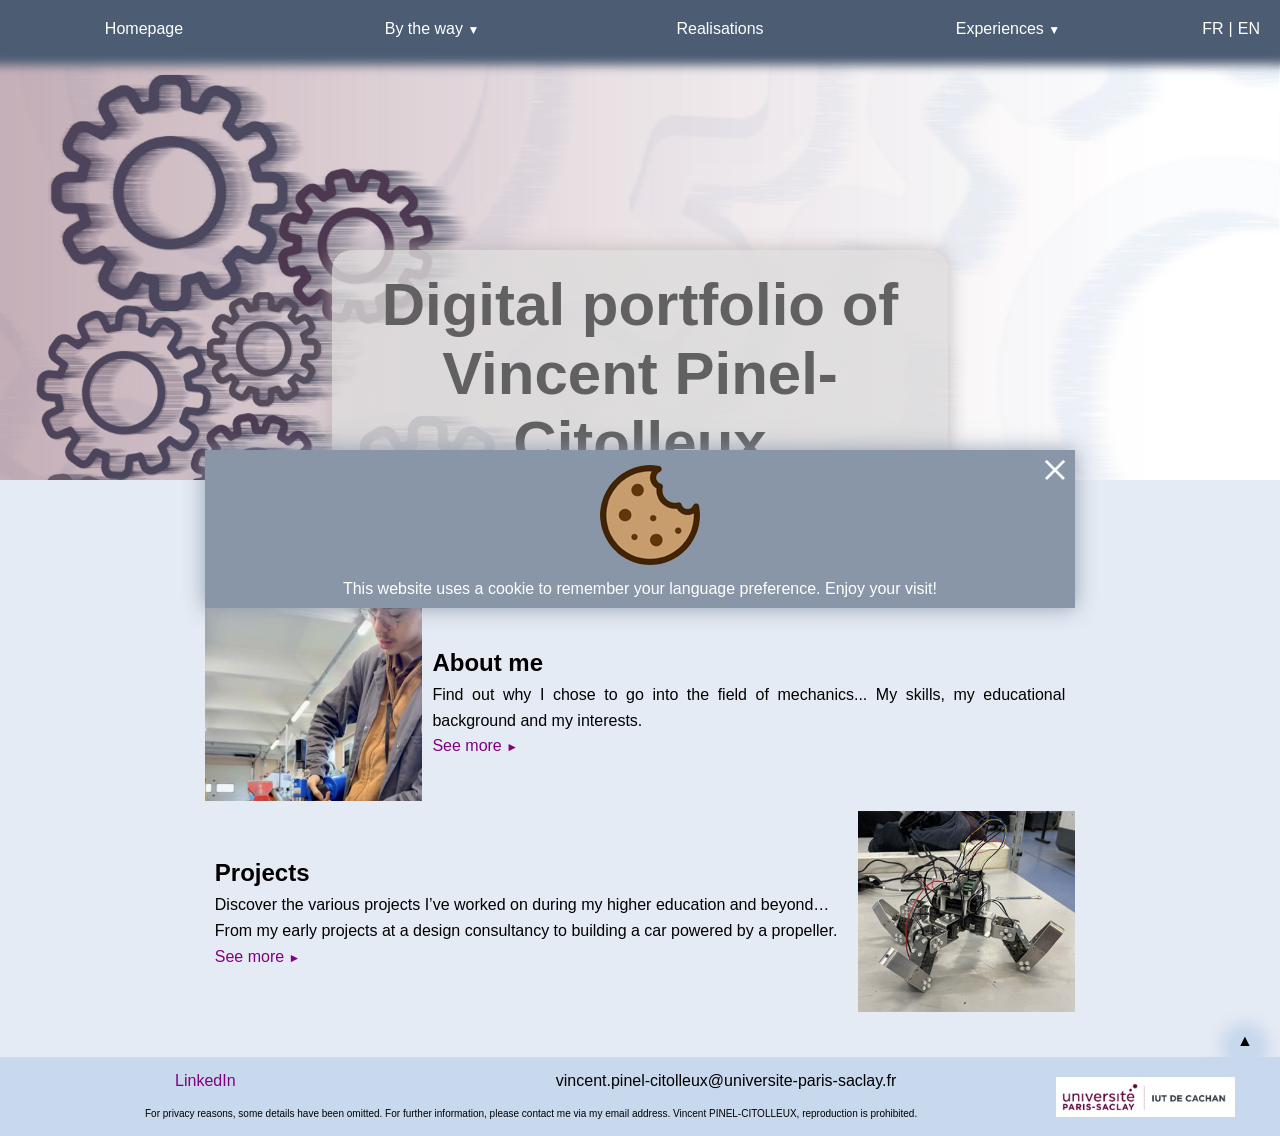
<file: index.html>
<!DOCTYPE html>
<html>
    <head>
        <title>Portfolio Vincent</title>
    </head>
    <body>
      <script>
        window.location.replace("./pages/index.html")
      </script>
    </body>
</html>
</file>
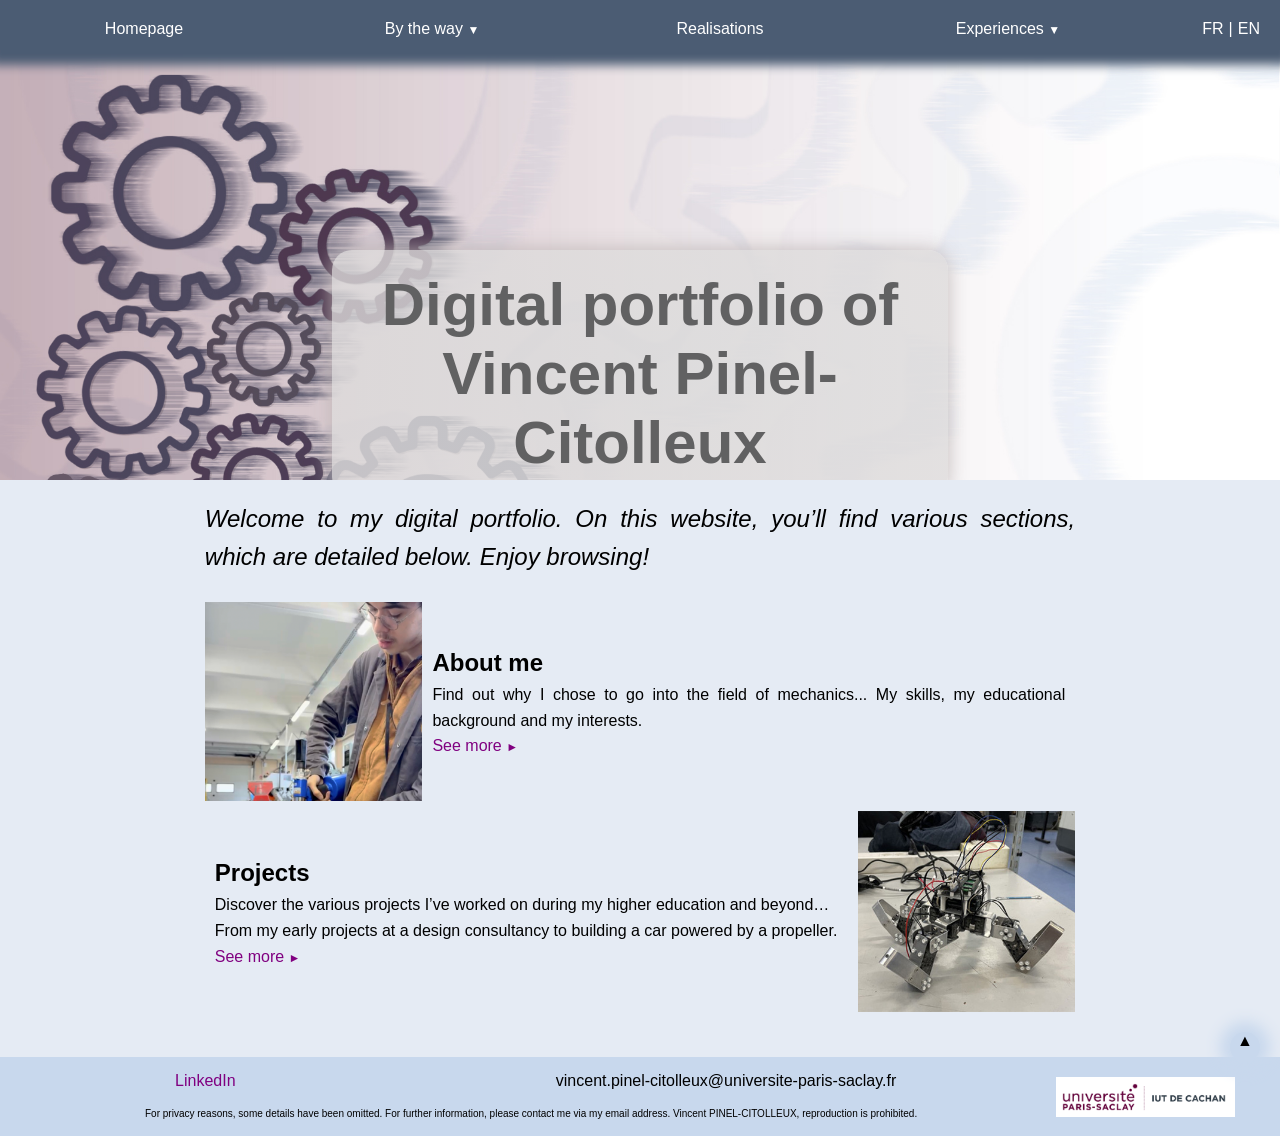
<file: pages/index.html>
<!DOCTYPE html>
<html>
    <head>
		<meta charset="UTF-8">
    	<meta name="viewport" content="width=device-width, initial-scale=1.0">
        <title>Portfolio Vincent</title>
        <link rel="icon" type="image/x-icon" href="../images/favicone_20x20.png?">
        <link rel="stylesheet" href="../css/style.css"/>
		<link rel="stylesheet" href="../css/index.css"/>
		<script src="../script/main.js"></script>
    </head>
    <body>
        <section>
			<div class="entete">
				<div class="titre" id="titre"></div>
			</div>
            <article>
                <div class="presentation" id="introduction"></div>
				<img class="gauche apm" src="../images/illustration_projet_2y.png" alt="Illustration parcours"/>
                <div class="apm texte_conteneur">
                    <h2 id="apm_titre"></h2>
				    <p id="apm_contenu"></p>
				    <div><a class="suivi" href="./a_propos.html" id="lien1"></a></div>
                </div>
				<img class="droite prj" src="../images/robot_qdp_reel.jpg" alt=""/>
                <div class="prj texte_conteneur">
                    <h2 id="prj_titre"></h2>
				    <p id="prj_contenu"></p>
				    <div><a class="suivi" href="./projets.html" id="lien2"></a></div>
                </div>
                <!--<img class="gauche exp" src="" alt=""/>
                <div class="exp texte_conteneur">
                    <h2>Expériences</h2>
				    <p>Découvrez mes experiences professionelles (stages, job d'été) et associatives (engagement au sein de ma municipalité).</p>
				    <div><a href="./experiences.html" class="suivi">Voir&nbsp;</a></div>
                </div>-->
			</article>
        </section>
        <script src="../script/dynamique.js"></script>
    </body>
</html>
</file>
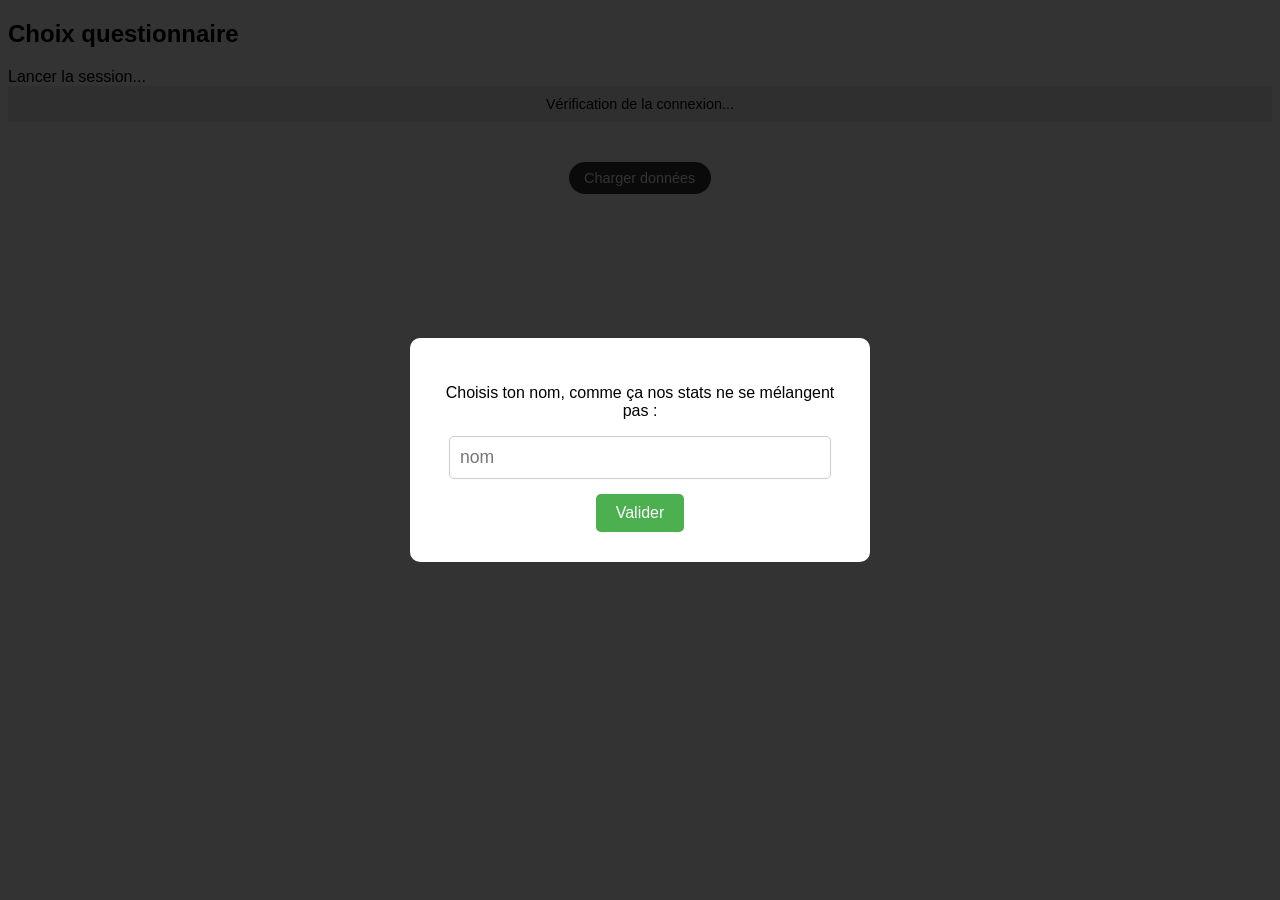
<file: qcm-revision/index.html>
<!DOCTYPE html>
<html lang="en">
<head>
    <meta charset="UTF-8">
    <meta name="viewport" content="width=device-width, initial-scale=1.0">
    <link rel="icon" type="image/x-icon" href="./favicone_20x20.png?">
    <link rel="manifest" href="manifest.json">
    <link rel="stylesheet" href="./style.css">
    <script src="./dexie.js"></script>
    <script src="./main.js" defer></script>
    <title>QCM</title>
</head>
<body>
    <h2>Choix questionnaire</h2>
    <div id="session">Lancer la session...</div>
    <div id="statut-reseau" style="padding: 10px; background: #eee; font-size: 0.9em; text-align: center;">
        Vérification de la connexion...
    </div>
    <section>
    </section>
    <div id="charger_donnes">Charger données</div>
</body>
</html>
</file>
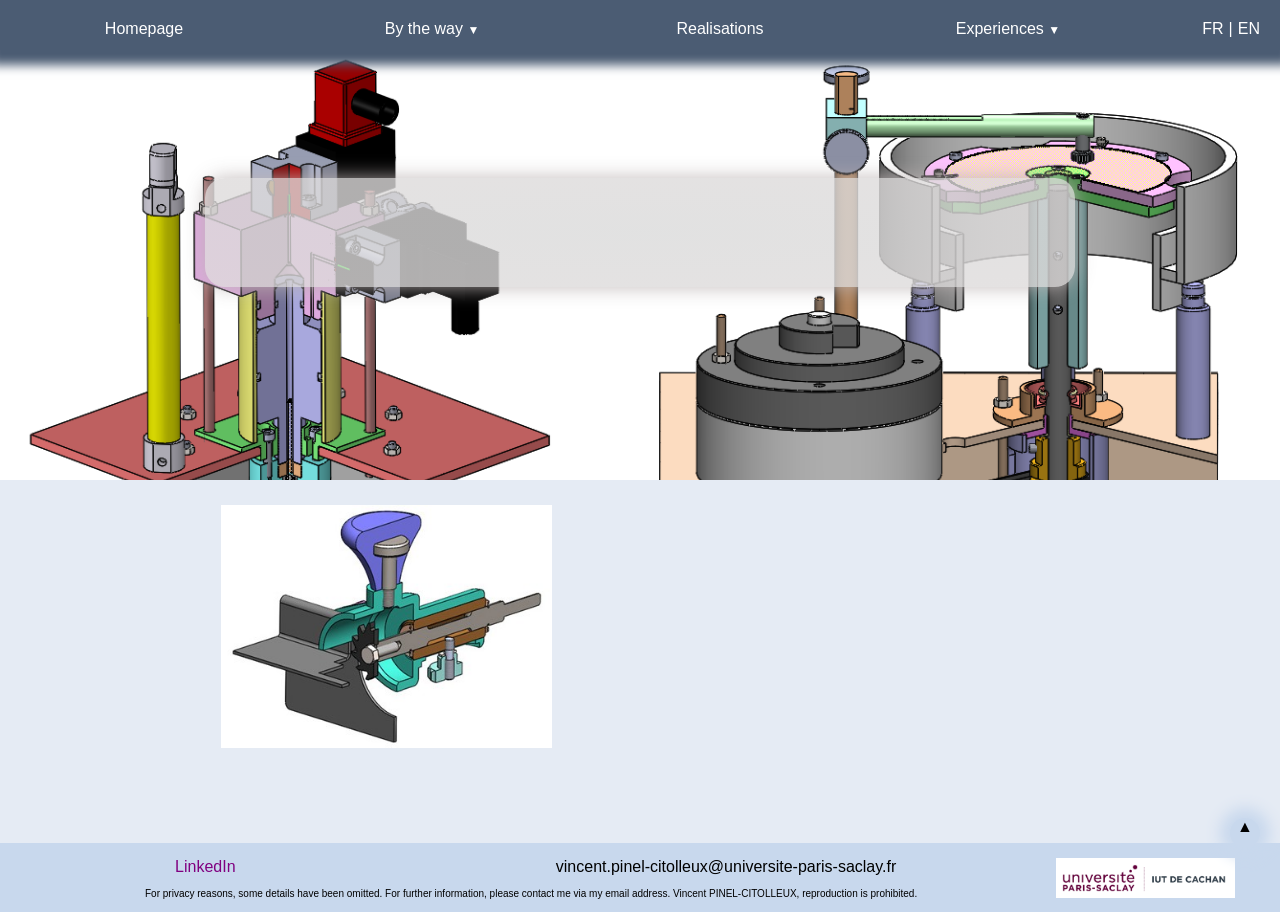
<file: BE1.html>
<!DOCTYPE html>
<html>
    <head>
		<meta charset="UTF-8">
    	<meta name="viewport" content="width=device-width, initial-scale=1.0">
        <title>Portfolio Vincent</title>
        <link rel="icon" href="../images/favicone_20x20.png">
        <link rel="stylesheet" href="../css/style.css"/>
		<link rel="stylesheet" href="../css/BE.css"/>
		<script src="../script/main.js"></script>
    </head>
    <body>
        <section>
			<div class="entete">
				<div class="texte">
					<span class="titre" id="titre_section"></span><br>
					<span class="description" id="description"></span>
				</div>
			</div>
			<article id="BE1">
				<div class="illustration">
					<img src="../images/BE1.jpg"/>
					<p class="legende" id="legende"></p>
				</div>
				<h2 id="titre"></h2>
				<div id="infos"></div>
				<div id="texte1" class="texte"></div>
				<div id="texte2" class="texte"></div>
			</article>
        </section>
		<script src="../script/dynamique.js"></script>
		<script defer>info_article()</script>
    </body>
</html>
</file>
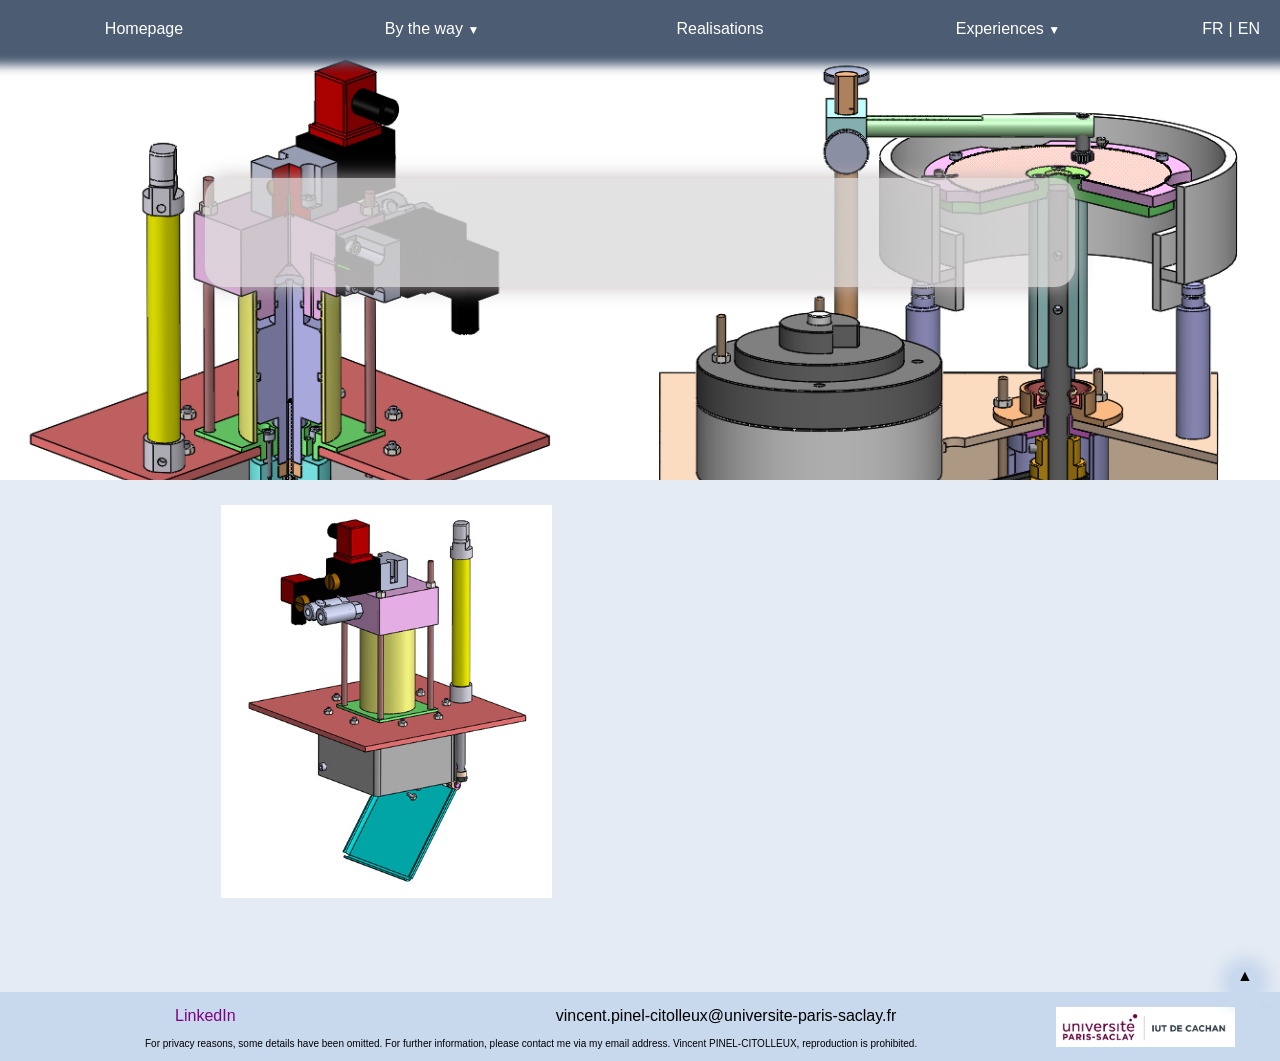
<file: BE2.html>
<!DOCTYPE html>
<html>
    <head>
		<meta charset="UTF-8">
    	<meta name="viewport" content="width=device-width, initial-scale=1.0">
        <title>Portfolio Vincent</title>
        <link rel="icon" href="../images/favicone_20x20.png">
        <link rel="stylesheet" href="../css/style.css"/>
		<link rel="stylesheet" href="../css/BE.css"/>
		<script src="../script/main.js"></script>
    </head>
    <body>
        <section>
			<div class="entete">
				<div class="texte">
					<span class="titre" id="titre_section"></span><br>
					<span class="description" id="description"></span>
				</div>
			</div>
            <article id="BE2">
				<div class="illustration">
					<img src="../images/BE2.jpg" />
					<p class="legende" id="legende"></p>
				</div>
				<h2 id="titre"></h2>
				<div id="infos"></div>
				<div class="texte" id="texte1"></div>
				<div class="texte" id="texte2"></div>
			</article>
        </section>
        <script src="../script/dynamique.js"></script>
		<script defer>info_article()</script>
    </body>
</html>
</file>
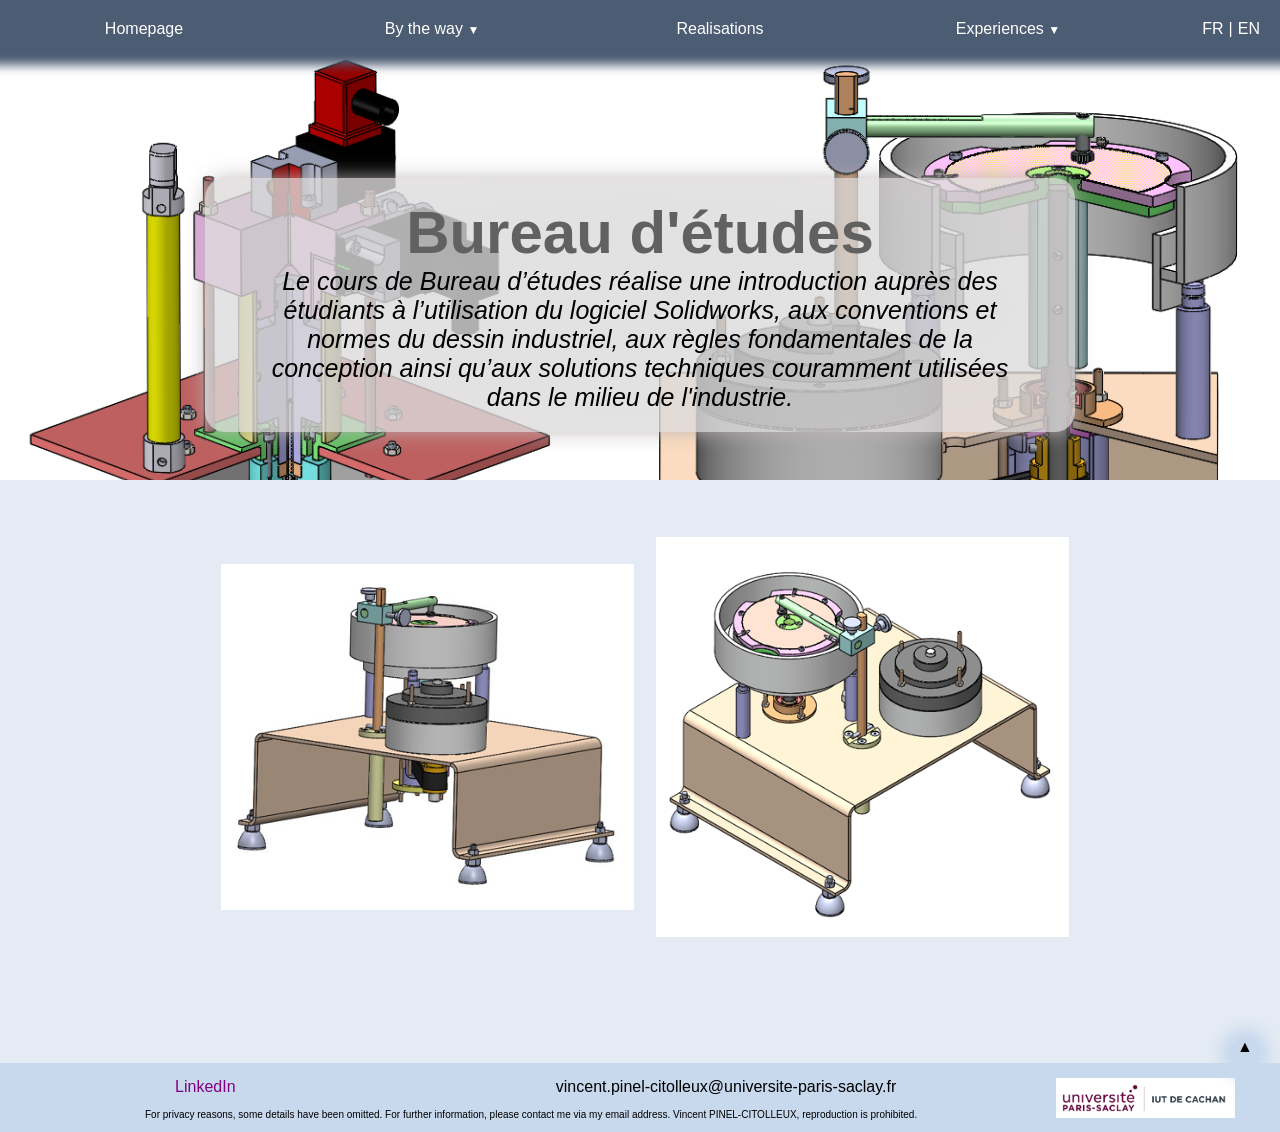
<file: BE3.html>
<!DOCTYPE html>
<html>
    <head>
		<meta charset="UTF-8">
    	<meta name="viewport" content="width=device-width, initial-scale=1.0">
        <title>Portfolio Vincent</title>
        <link rel="icon" href="../images/favicone_20x20.png">
        <link rel="stylesheet" href="../css/style.css"/>
		<link rel="stylesheet" href="../css/BE3.css"/>
		<script src="../script/main.js"></script>
    </head>
    <body>
        <section>
			<div class="entete">
				<div class="texte">
					<span class="titre">Bureau d'études</span><br>
					<span class="description">Le cours de Bureau d’études réalise une introduction auprès des étudiants à l’utilisation du logiciel Solidworks, aux conventions et normes du dessin industriel, aux règles fondamentales de la conception ainsi qu’aux solutions techniques couramment utilisées dans le milieu de l'industrie.</span>
				</div>
			</div>
            <article id="BE3">
				<div class="illustration b1">
					<img class="img1" src="../images/BE3.jpg" alt="Illustration du troisième bureau d'études"/>
					<p class="legende" id="legende1"></p>
				</div>
				<div class="illustration b2">
					<img class="img2" src="../images/BE2-2.png" alt="Illustration vue de dessus"/>
					<p class="legende" id="legende2"></p></div>
				</div>
				<h2 id="titre"></h2>
				<div id="infos"></div>
				<div class="texte" id="texte1"></div>
				<div class="texte" id="texte2"></div>
				<div class="texte" id="texte3"></div>
			</article>
        </section>
        <script src="../script/dynamique.js"></script>
		<script defer>info_article()</script>
    </body>
</html>
</file>
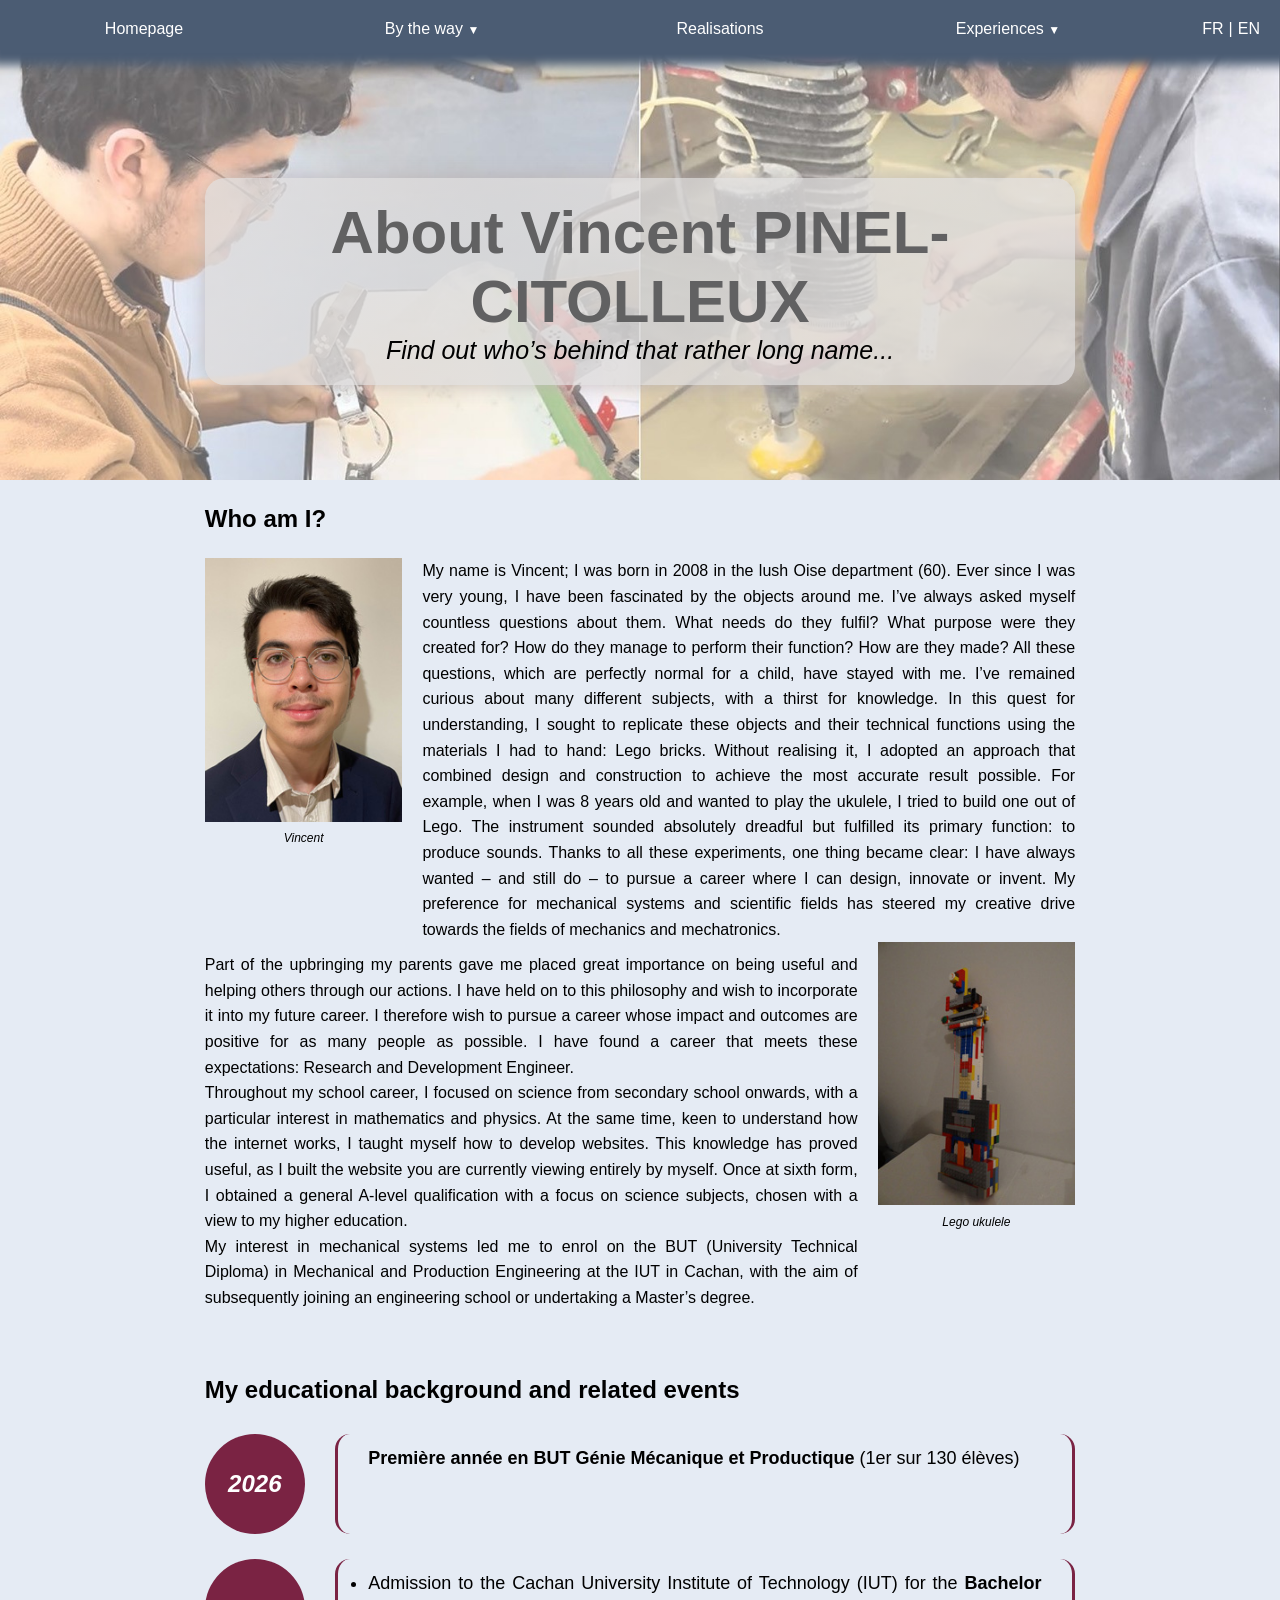
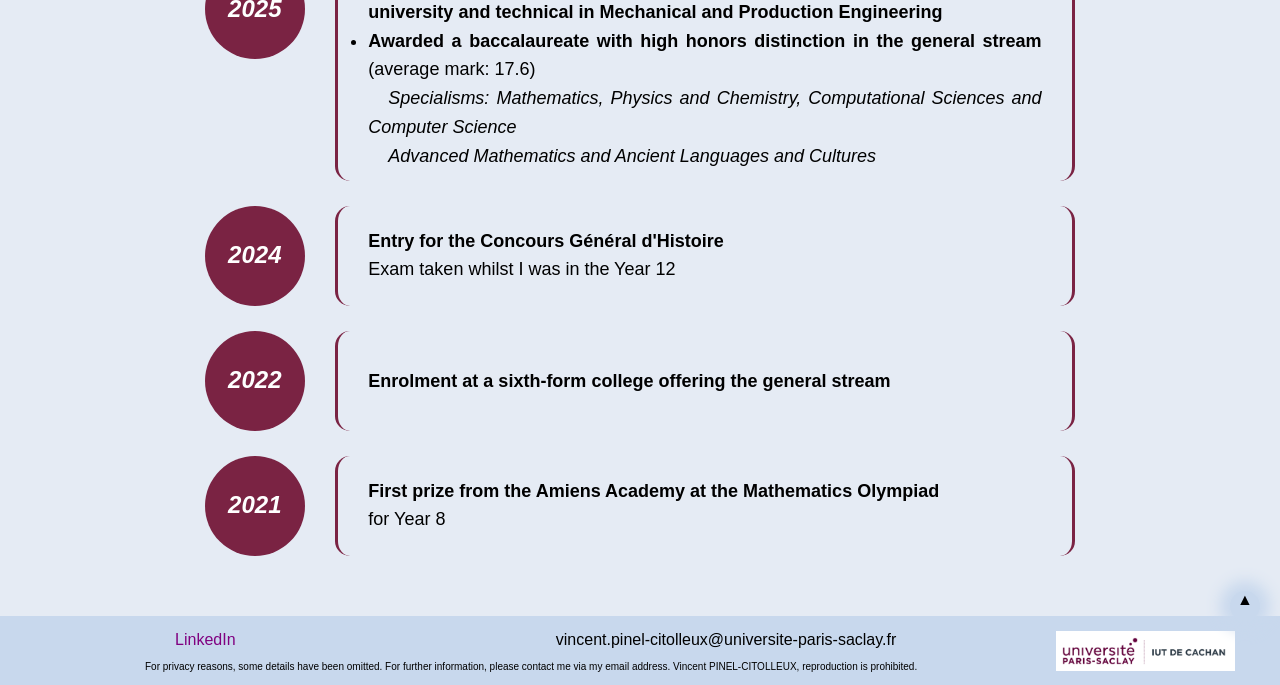
<file: pages/a_propos.html>
<!DOCTYPE html>
<html>
    <head>
		<meta charset="UTF-8">
    	<meta name="viewport" content="width=device-width, initial-scale=1.0">
        <title>Portfolio Vincent</title>
        <link rel="icon" type="image/x-icon" href="../images/favicone_20x20.png?">
        <link rel="stylesheet" href="../css/style.css"/>
		<link rel="stylesheet" href="../css/a_propos.css"/>
		<script src="../script/main.js"></script>
    </head>
    <body>
        <section>
			<div class="entete">
				<div class="texte">
					<span class="titre" id="titre_section"></span><br>
					<span class="description" id="description"></span>
				</div>
			</div>
			<article id="presentation">
				<h2 id="titre1"></h2>
				<div>
					<div id="moi"><img src="../images/bresyzyrz.jpg" alt="Mon visage"/><p class="legende" id="legende1"></p></div>
					<div id="ukulele"><img src="../images/ukulele.JPG" alt="Ukulélé en lego"/><p class="legende" id="legende2">Ukulélé en Lego</p></div>
					<p id="texte1"></p>
					<p class="milieu" id="texte2"></p>
					<p id="texte3"></p>
				</div>
			</article>
			<article id="parcours">
				<h2 id="titre2"></h2>
				<div class="frise">
					<div class="evenement">
						<div class="date dessous"><p id="2026"></p></div>
						<ul class="contenu" id="c2026"></ul>
					</div>
					<div class="evenement">
						<div class="date dessous"><p id="2025"></p></div>
						<ul class="contenu" id="c2025"></ul>
					</div>
					<div class="evenement">
						<div class="date dessous"><p id="2024"></p></div>
						<div class="contenu"><p id="c2024"></p></div>
					</div>
					<div class="evenement">
						<div class="date dessous"><p id="2022"></p></div>
						<div class="contenu"><p id="c2022"></p></div>
					</div>
					<div class="evenement">
						<div class="date"><p id="2021"></p></div>
						<div class="contenu"><p id="c2021"></p></div>
					</div>
				</div>
			</article>
		</section>
		<script src="../script/dynamique.js"></script>
    </body>
</html>
</file>
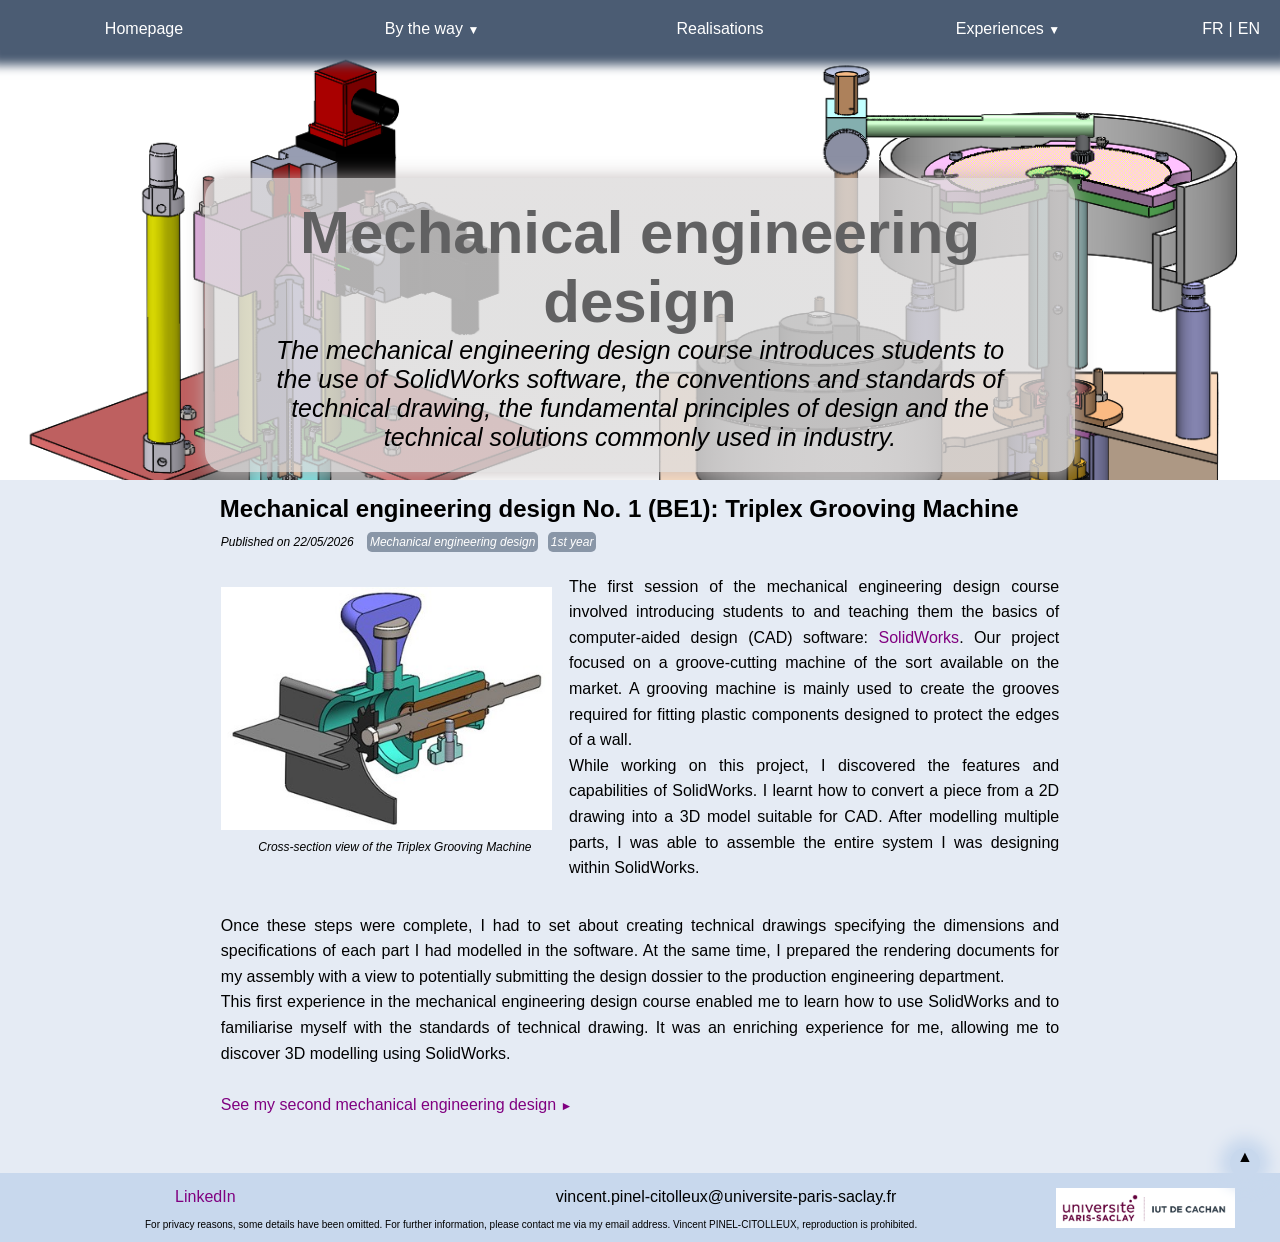
<file: pages/BE1.html>
<!DOCTYPE html>
<html>
    <head>
		<meta charset="UTF-8">
    	<meta name="viewport" content="width=device-width, initial-scale=1.0">
        <title>Portfolio Vincent</title>
        <link rel="icon" type="image/x-icon" href="../images/favicone_20x20.png?">
        <link rel="stylesheet" href="../css/style.css"/>
		<link rel="stylesheet" href="../css/BE.css"/>
		<script src="../script/main.js"></script>
    </head>
    <body>
        <section>
			<div class="entete">
				<div class="texte">
					<span class="titre" id="titre_section"></span><br>
					<span class="description" id="description"></span>
				</div>
			</div>
			<article id="BE1">
				<div class="illustration">
					<img src="../images/BE1.jpg"/>
					<p class="legende" id="legende"></p>
				</div>
				<h2 id="titre"></h2>
				<div id="infos"></div>
				<div id="texte1" class="texte"></div>
				<div id="texte2" class="texte"></div>
			</article>
        </section>
		<script src="../script/dynamique.js"></script>
		<script defer>info_article()</script>
    </body>
</html>
</file>
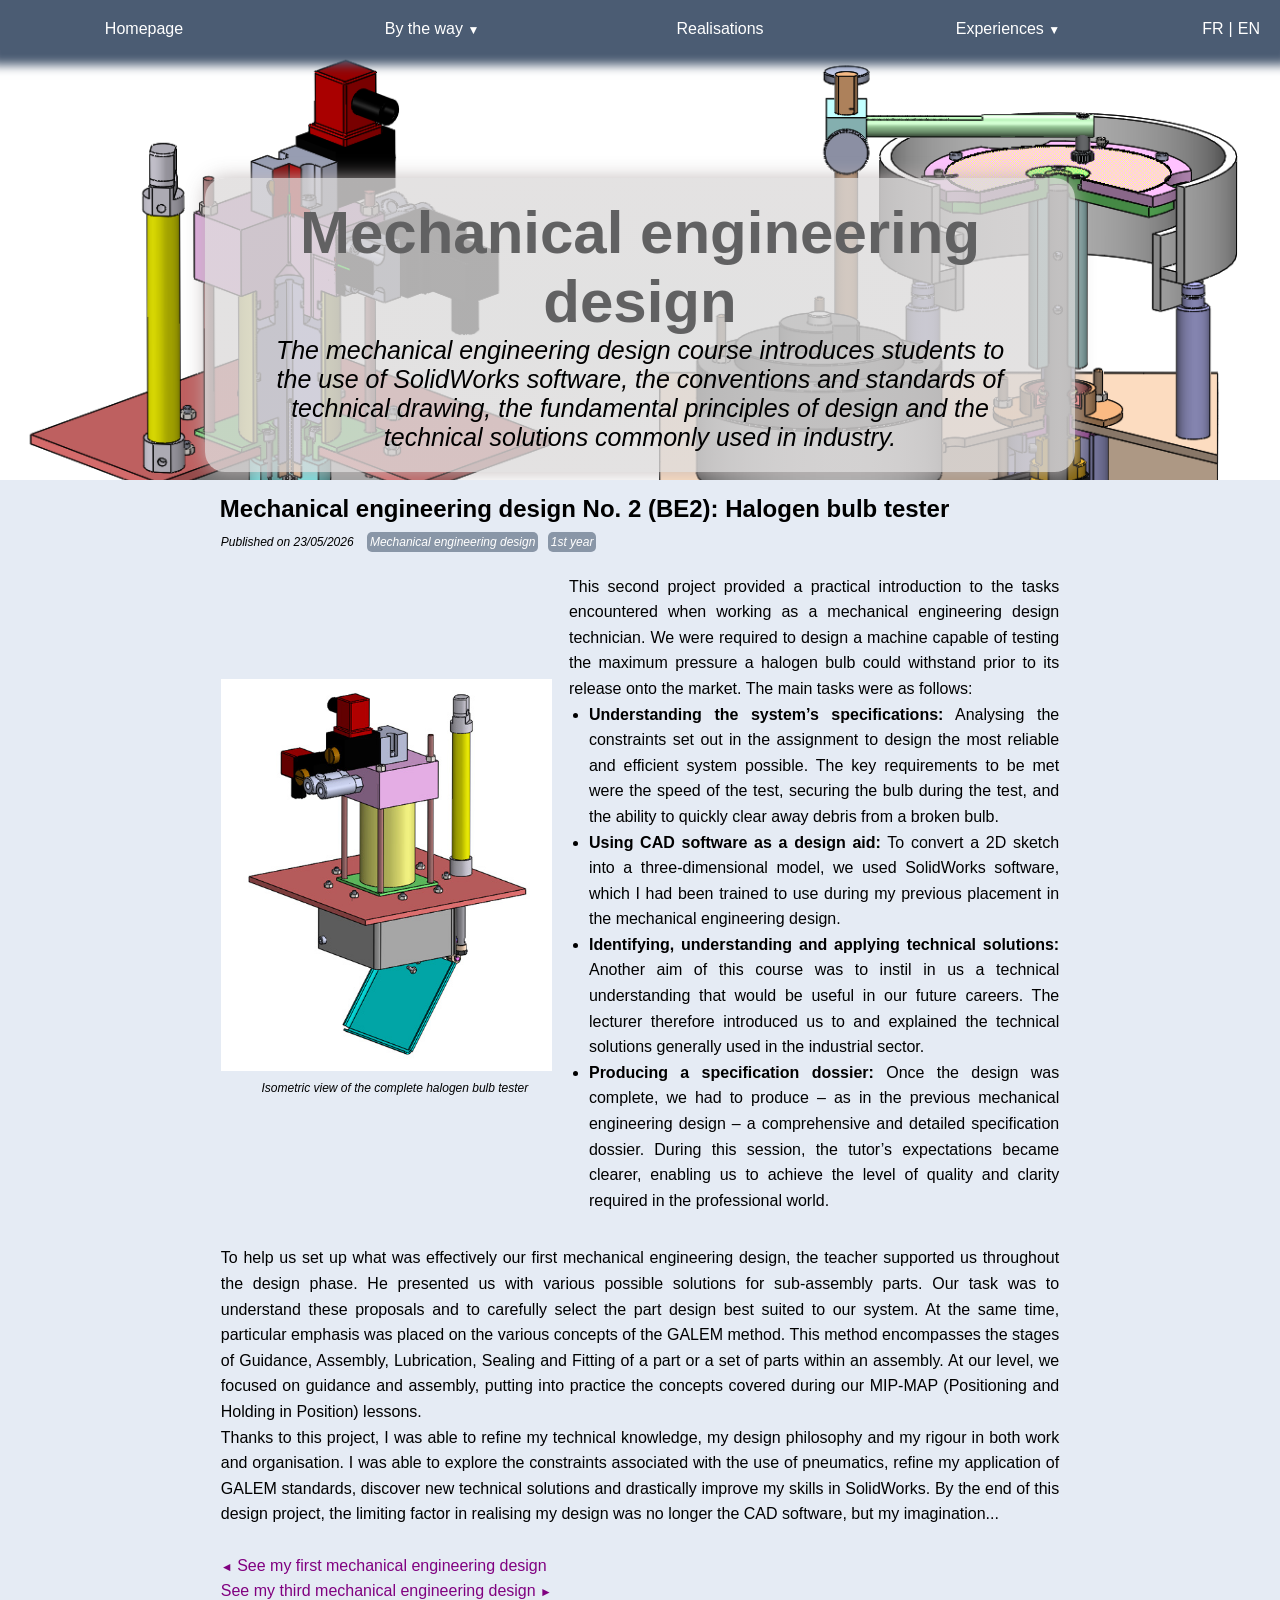
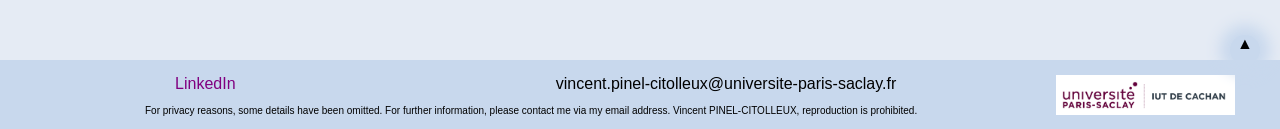
<file: pages/BE2.html>
<!DOCTYPE html>
<html>
    <head>
		<meta charset="UTF-8">
    	<meta name="viewport" content="width=device-width, initial-scale=1.0">
        <title>Portfolio Vincent</title>
        <link rel="icon" href="../images/favicone_20x20.png">
        <link rel="stylesheet" href="../css/style.css"/>
		<link rel="stylesheet" href="../css/BE.css"/>
		<script src="../script/main.js"></script>
    </head>
    <body>
        <section>
			<div class="entete">
				<div class="texte">
					<span class="titre" id="titre_section"></span><br>
					<span class="description" id="description"></span>
				</div>
			</div>
            <article id="BE2">
				<div class="illustration">
					<img src="../images/BE2.jpg" />
					<p class="legende" id="legende"></p>
				</div>
				<h2 id="titre"></h2>
				<div id="infos"></div>
				<div class="texte" id="texte1"></div>
				<div class="texte" id="texte2"></div>
			</article>
        </section>
        <script src="../script/dynamique.js"></script>
		<script defer>info_article()</script>
    </body>
</html>
</file>
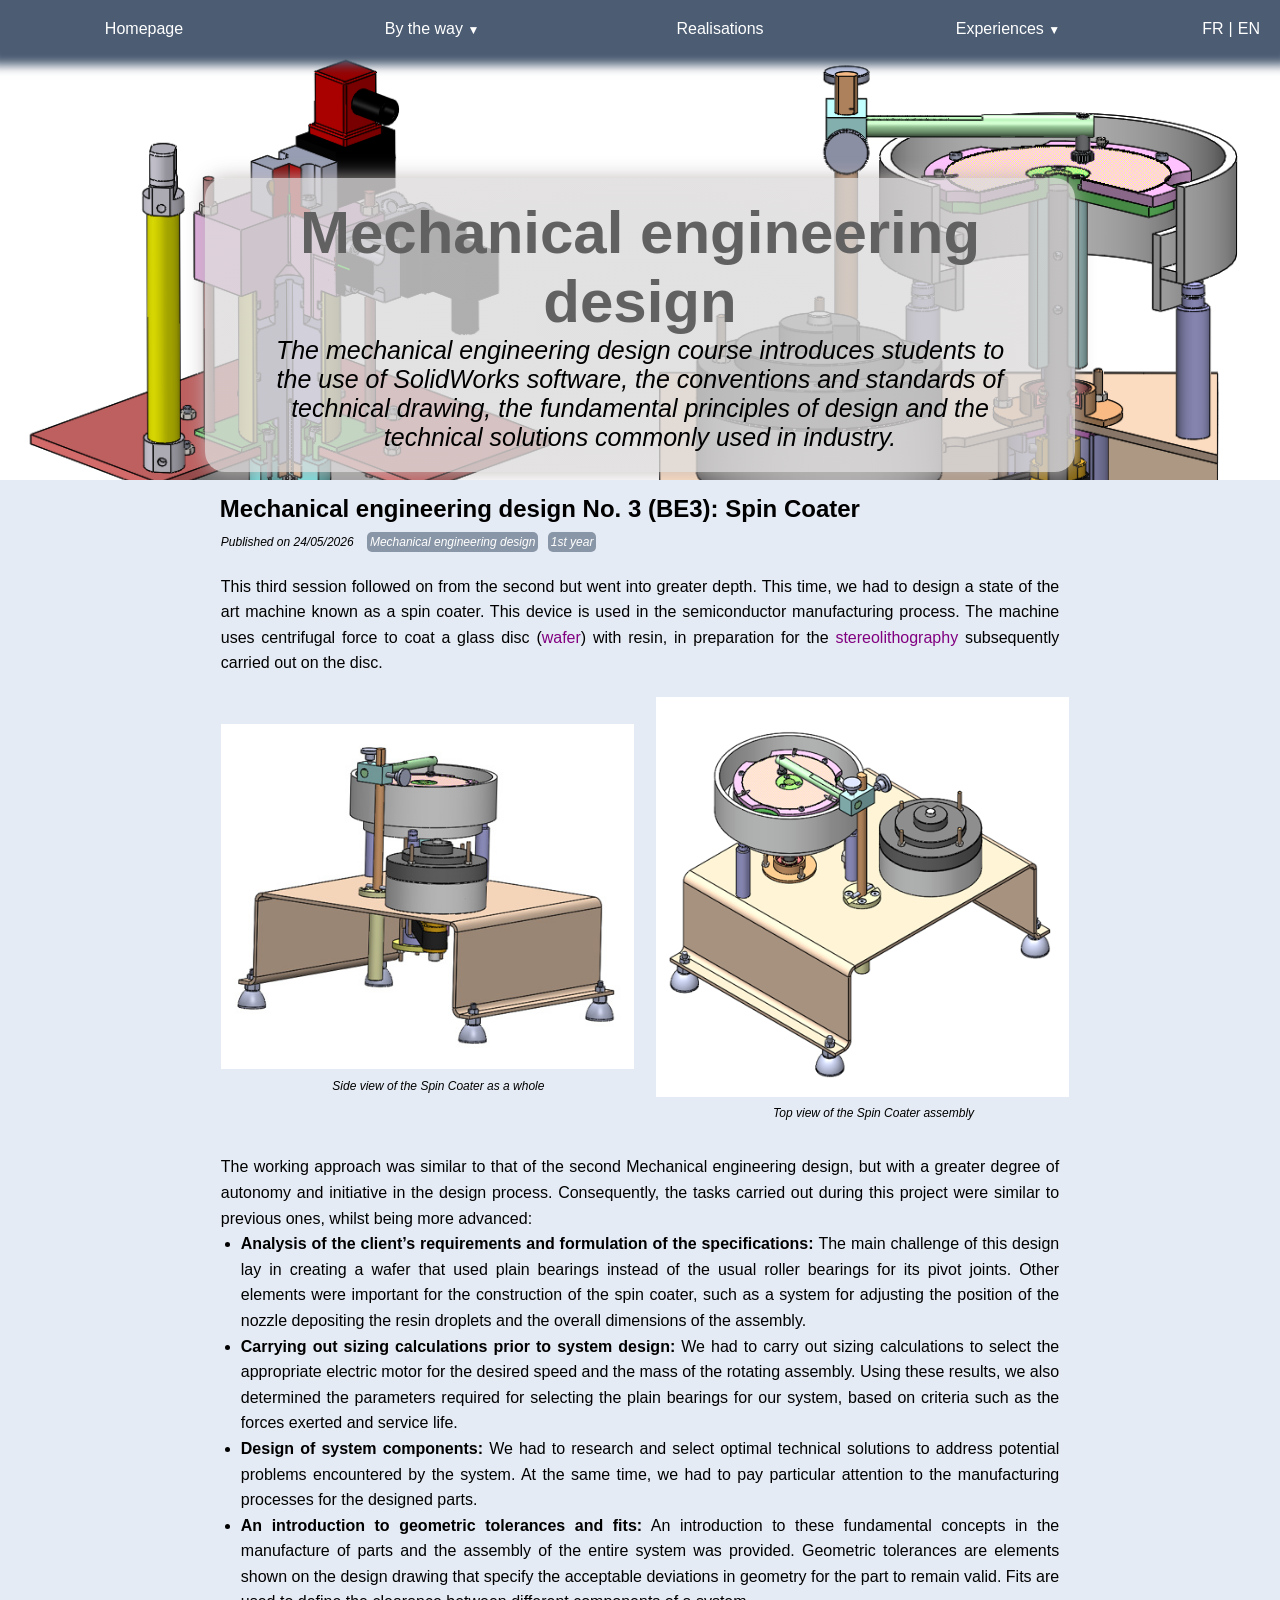
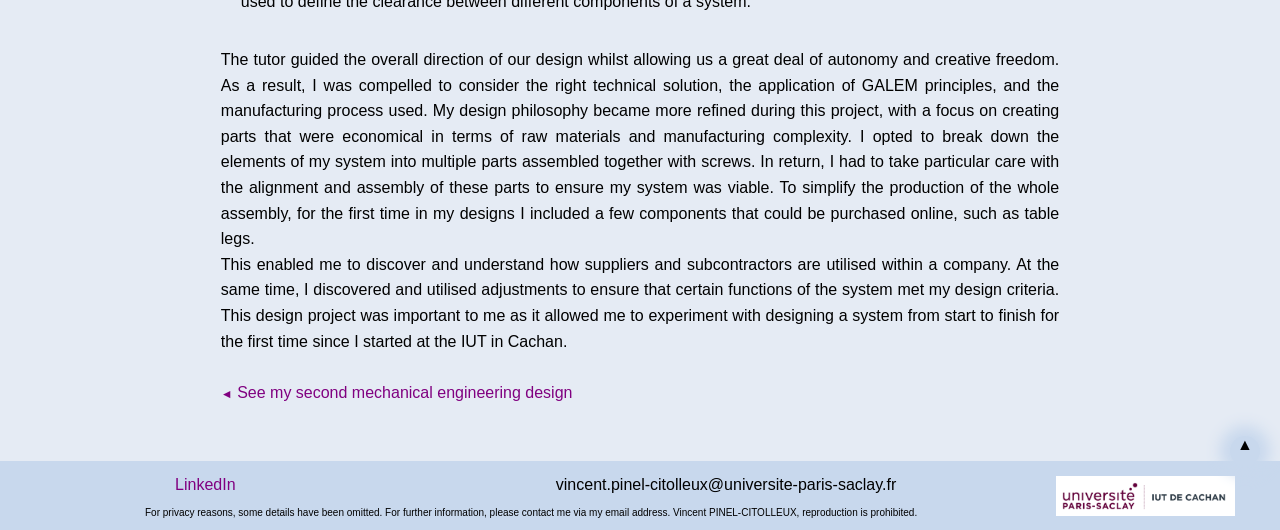
<file: pages/BE3.html>
<!DOCTYPE html>
<html>
    <head>
		<meta charset="UTF-8">
    	<meta name="viewport" content="width=device-width, initial-scale=1.0">
        <title>Portfolio Vincent</title>
        <link rel="icon" type="image/x-icon" href="../images/favicone_20x20.png?">
        <link rel="stylesheet" href="../css/style.css"/>
		<link rel="stylesheet" href="../css/BE3.css"/>
		<script src="../script/main.js"></script>
    </head>
    <body>
        <section>
			<div class="entete">
				<div class="texte">
					<span class="titre" id="titre_section"></span><br>
					<span class="description" id="description"></span>
				</div>
			</div>
            <article id="BE3">
				<div class="illustration b1">
					<img class="img1" src="../images/BE3.jpg" alt="Illustration du troisième bureau d'études"/>
					<p class="legende" id="legende1"></p>
				</div>
				<div class="illustration b2">
					<img class="img2" src="../images/BE2-2.png" alt="Illustration vue de dessus"/>
					<p class="legende" id="legende2"></p></div>
				</div>
				<h2 id="titre"></h2>
				<div id="infos"></div>
				<div class="texte" id="texte1"></div>
				<div class="texte" id="texte2"></div>
				<div class="texte" id="texte3"></div>
			</article>
        </section>
        <script src="../script/dynamique.js"></script>
		<script defer>info_article()</script>
    </body>
</html>
</file>
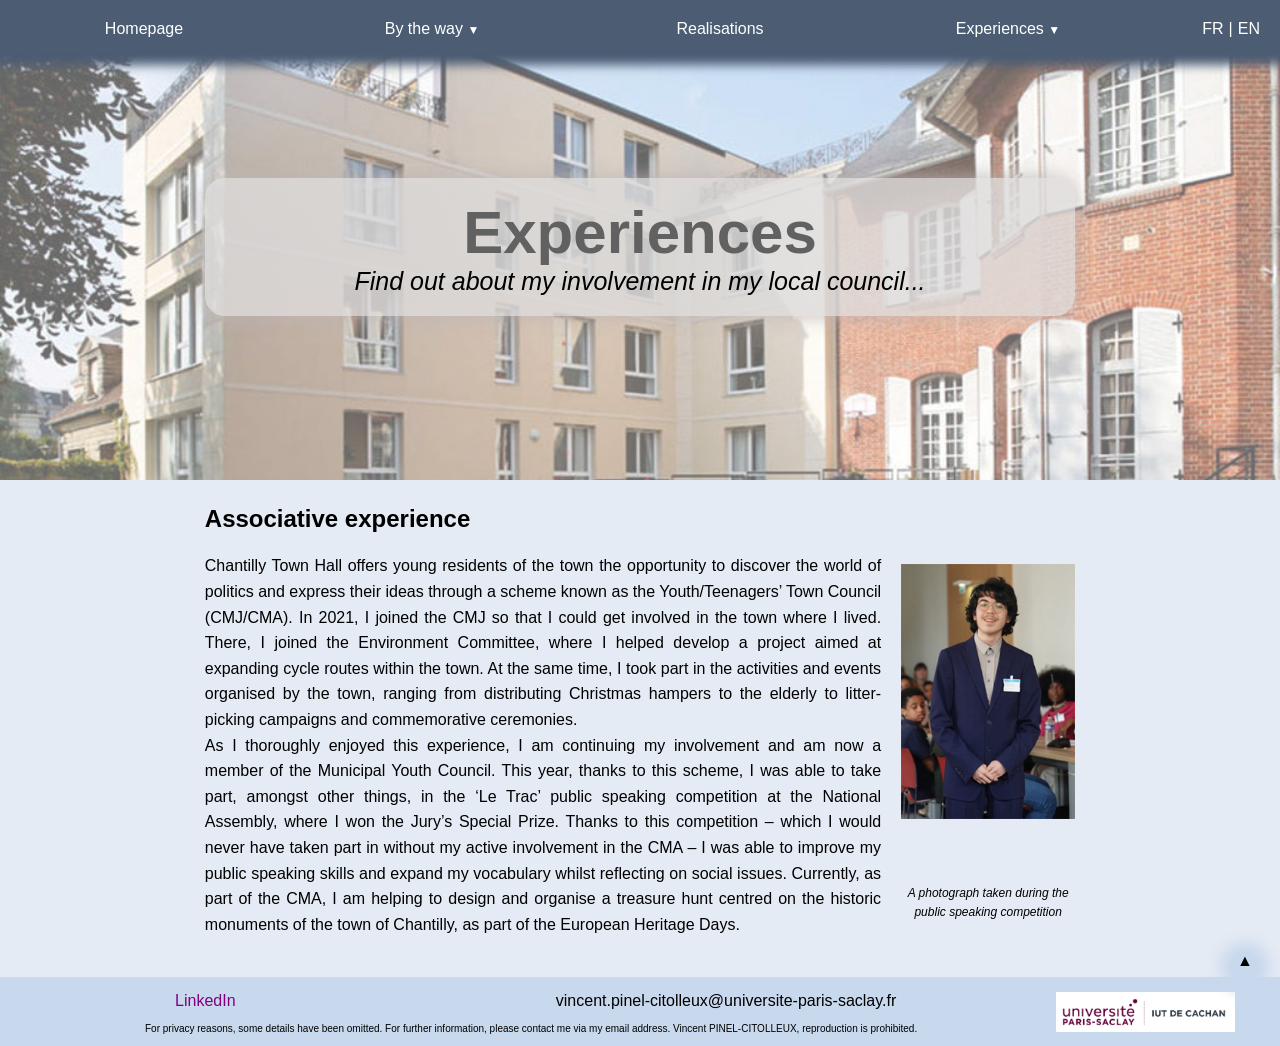
<file: pages/experiences_associatives.html>
<!DOCTYPE html>
<html>
    <head>
		<meta charset="UTF-8">
    	<meta name="viewport" content="width=device-width, initial-scale=1.0">
        <title>Portfolio Vincent</title>
        <link rel="icon" type="image/x-icon" href="../images/favicone_20x20.png?">
        <link rel="stylesheet" href="../css/style.css"/>
		<link rel="stylesheet" href="../css/experiences.css"/>
		<script src="../script/main.js"></script>
    </head>
    <body>
        <section>
            <div class="entete">
				<div class="texte">
					<span class="titre" id="titre_section"></span><br>
					<span class="description" id="description"></span>
				</div>
			</div>
            <article id="associatives">
                <h2 id="titre"></h2>
                <p id="texte1"></p>
                <p id="texte2"></p>
                <img src="../images/bg_assemble_na.jpg"/>
                <p class="legende" id="legende"></p>
            </article>
        </section>
        <script src="../script/dynamique.js"></script>
    </body>
</html>
</file>
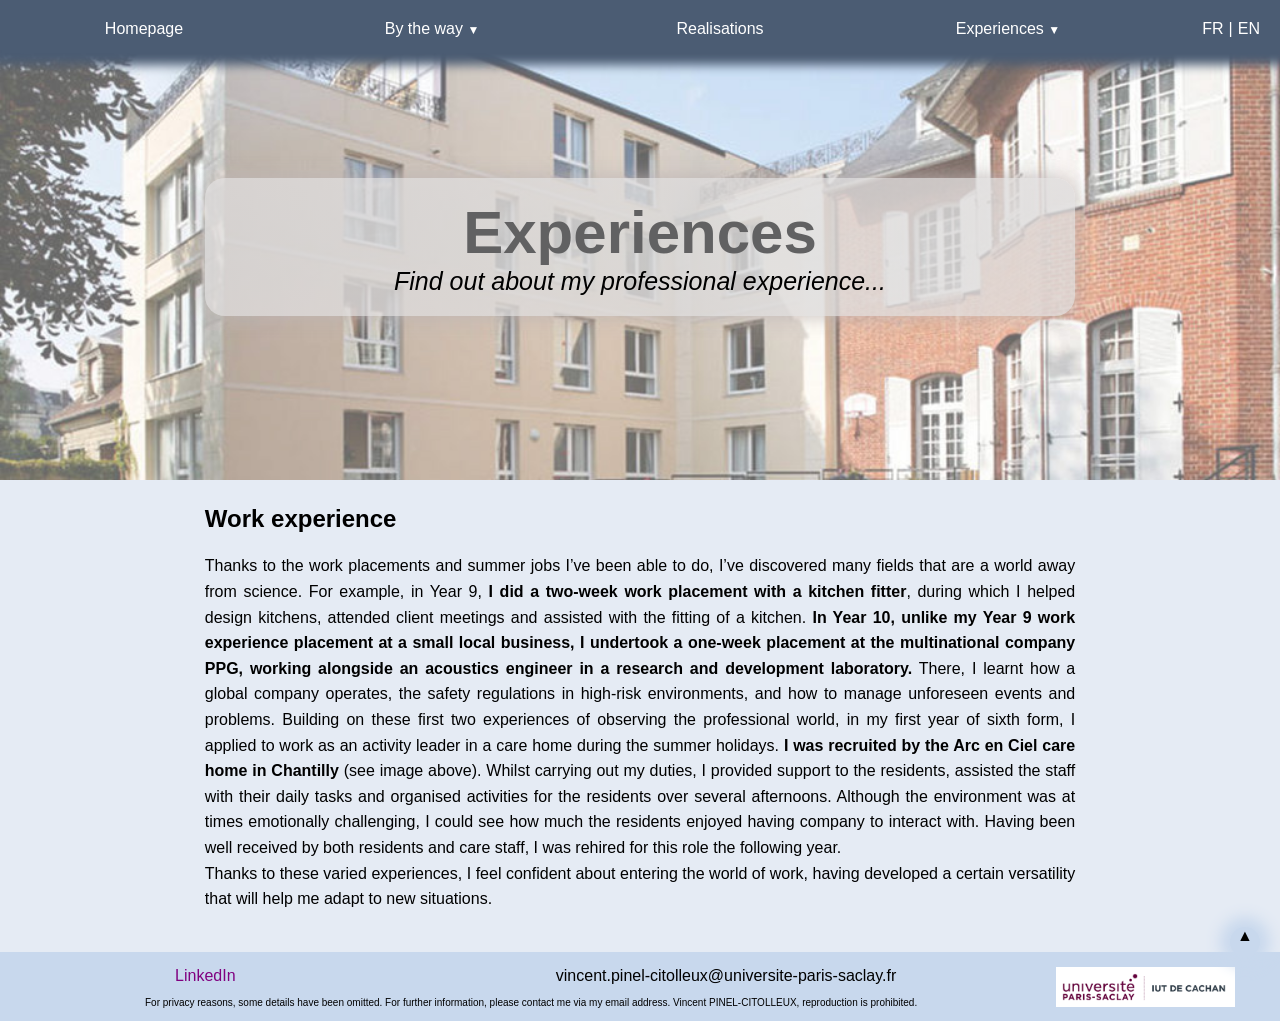
<file: pages/experiences_professionelles.html>
<!DOCTYPE html>
<html>
    <head>
		<meta charset="UTF-8">
    	<meta name="viewport" content="width=device-width, initial-scale=1.0">
        <title>Portfolio Vincent</title>
        <link rel="icon" type="image/x-icon" href="../images/favicone_20x20.png?">
        <link rel="stylesheet" href="../css/style.css"/>
		<link rel="stylesheet" href="../css/experiences.css"/>
		<script src="../script/main.js"></script>
    </head>
    <body>
        <section>
            <div class="entete">
				<div class="texte">
					<span class="titre" id="titre_section"></span><br>
					<span class="description" id="description"></span>
				</div>
			</div>
            <article id="professionnelles">
                <h2 id="titre"></h2>
                <p id="contenu"></p>
            </article>
        </section>
        <script src="../script/dynamique.js"></script>
    </body>
</html>
</file>
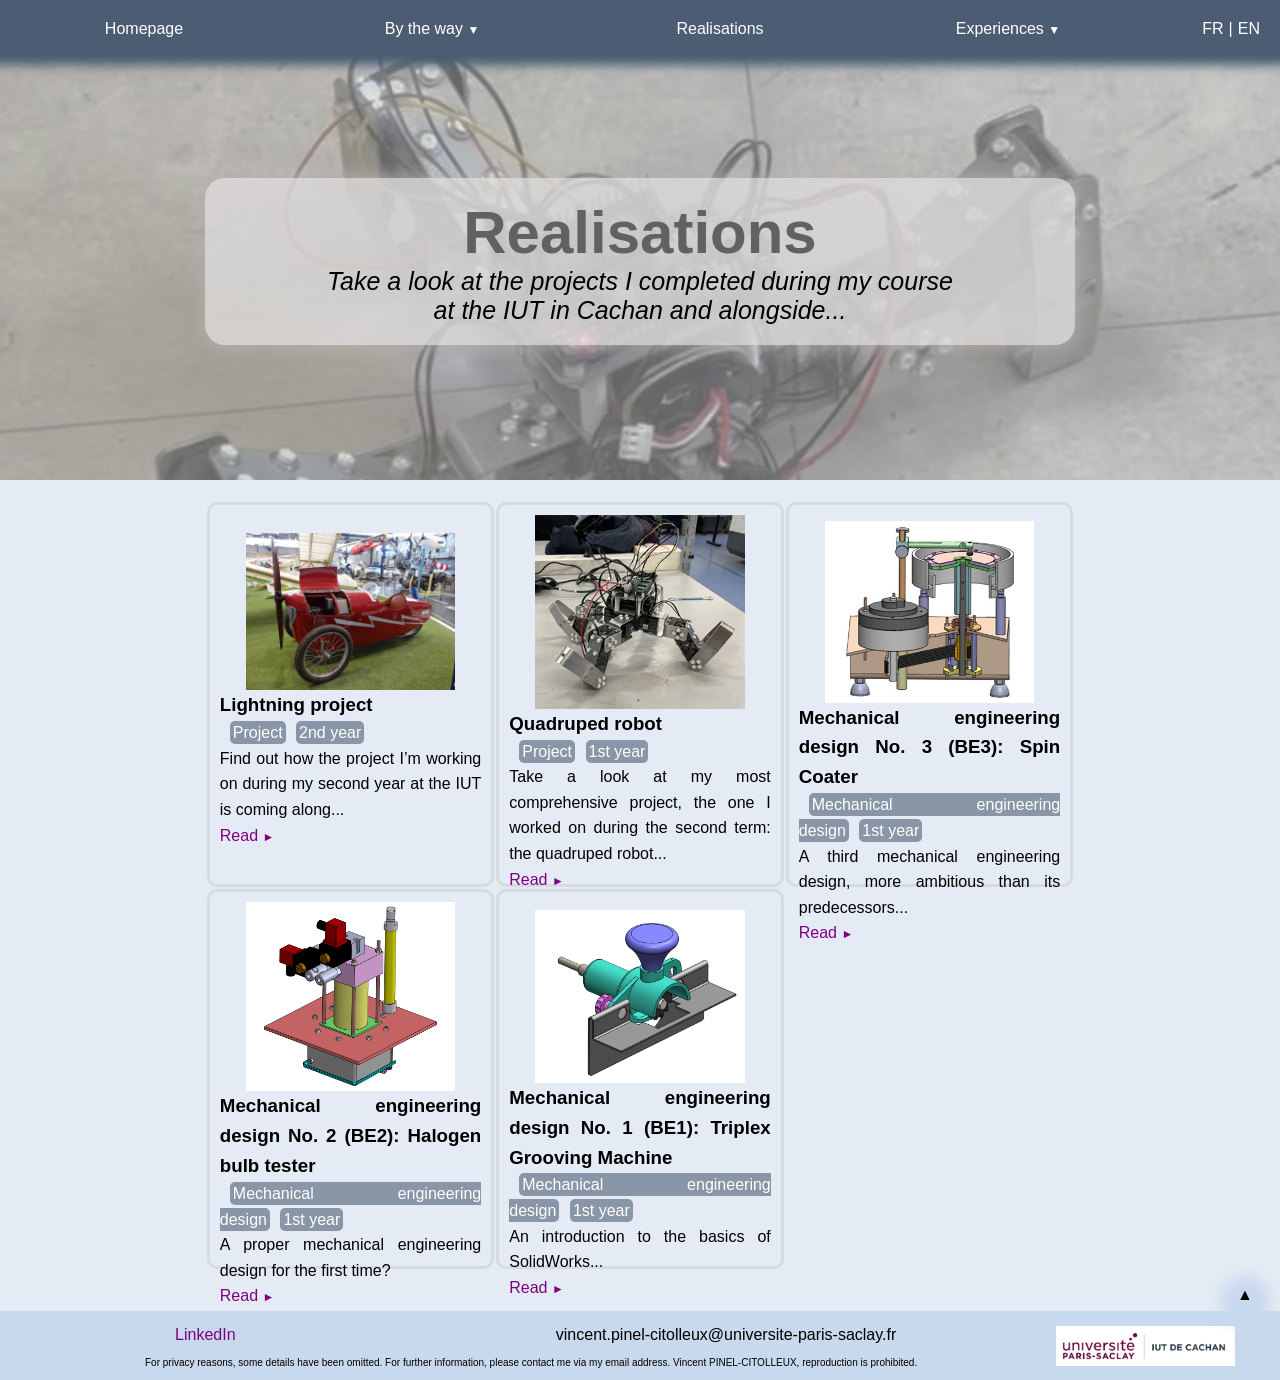
<file: pages/projets.html>
<!DOCTYPE html>
<html>
    <head>
		<meta charset="UTF-8">
    	<meta name="viewport" content="width=device-width, initial-scale=1.0">
        <title>Portfolio Vincent</title>
        <link rel="icon" type="image/x-icon" href="../images/favicone_20x20.png?">
        <link rel="stylesheet" href="../css/style.css"/>
		<link rel="stylesheet" href="../css/projets.css"/>
		<script src="../script/main.js"></script>
    </head>
    <body>
        <section>
            <div class="entete">
				<div class="texte">
					<span class="titre" id="titre_section"></span><br>
					<span class="description" id="description"></span>
				</div>
			</div>
            <article>
                <table>
                    <tbody id="affichage_article"></tbody>
                </table>
            </article>
        </section>
        <script src="../script/dynamique.js"></script>
        <script defer>insertion_articles()</script>
    </body>
</html>
</file>
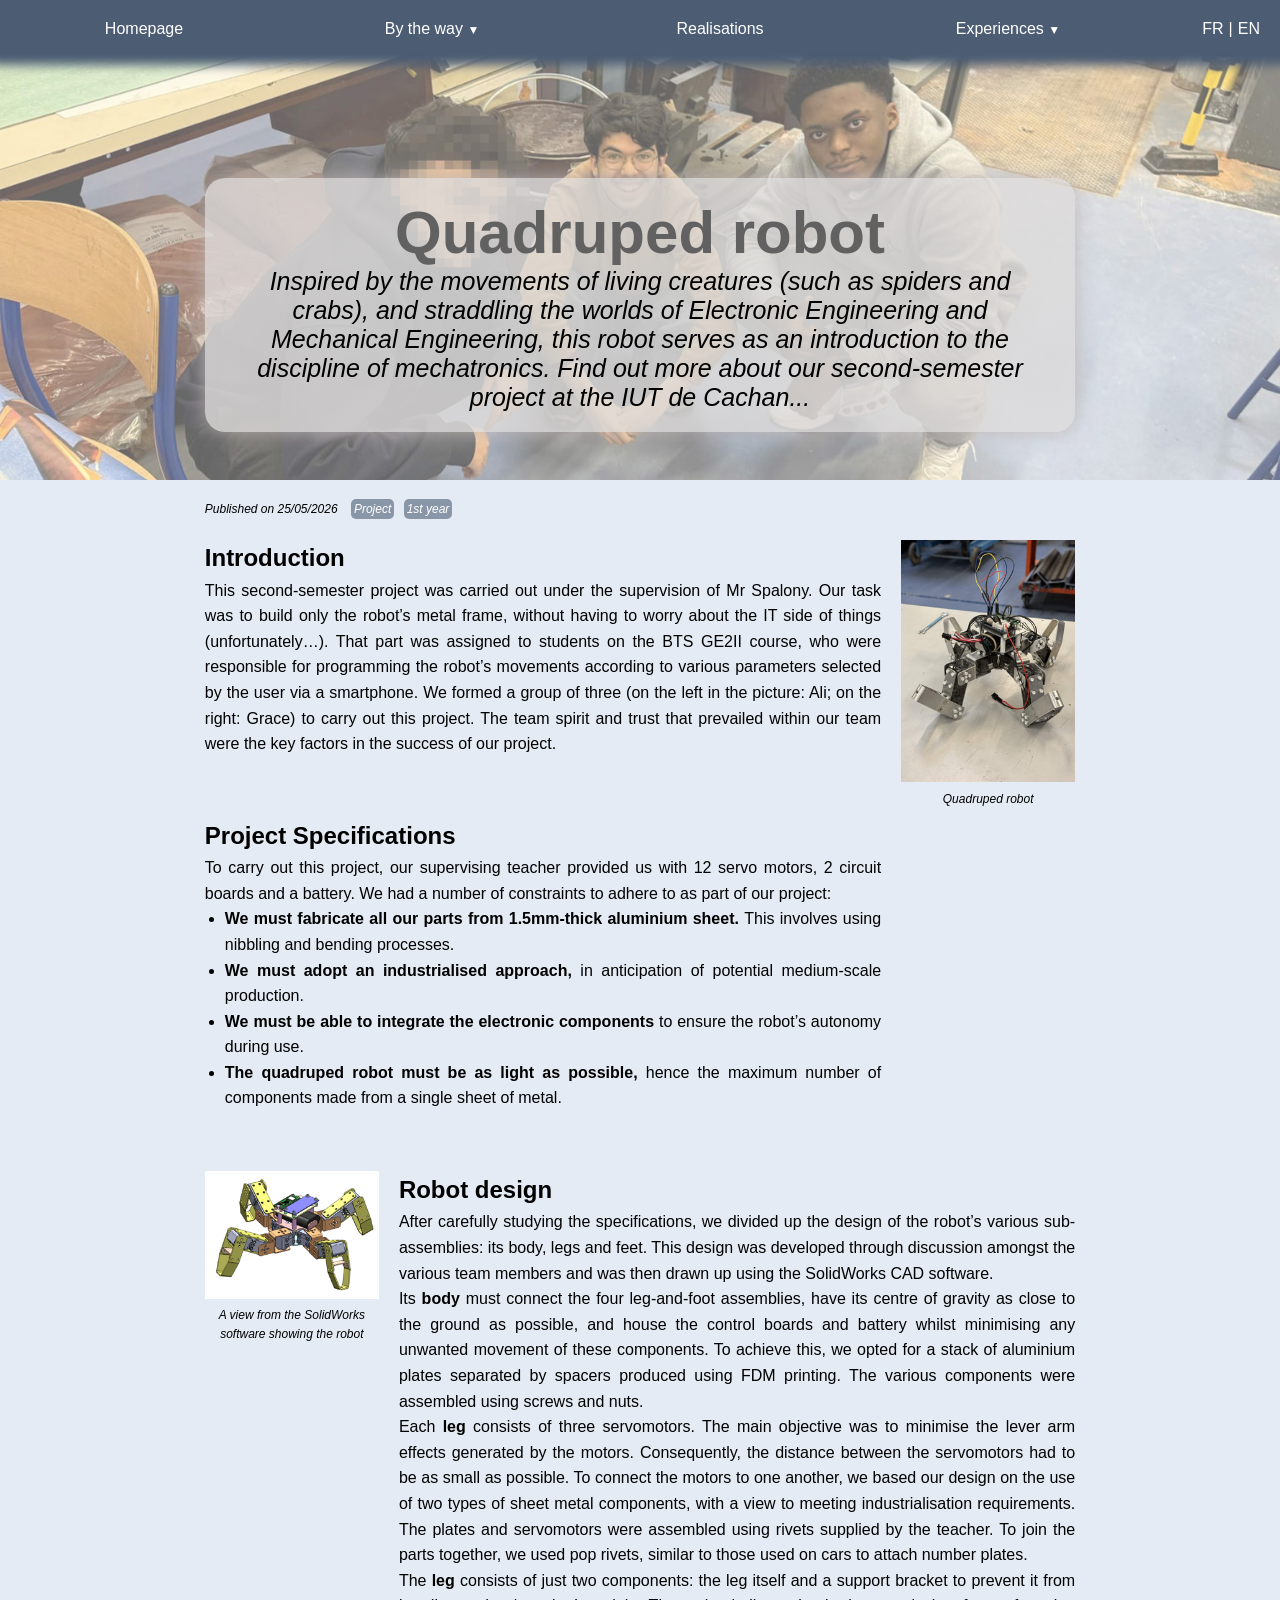
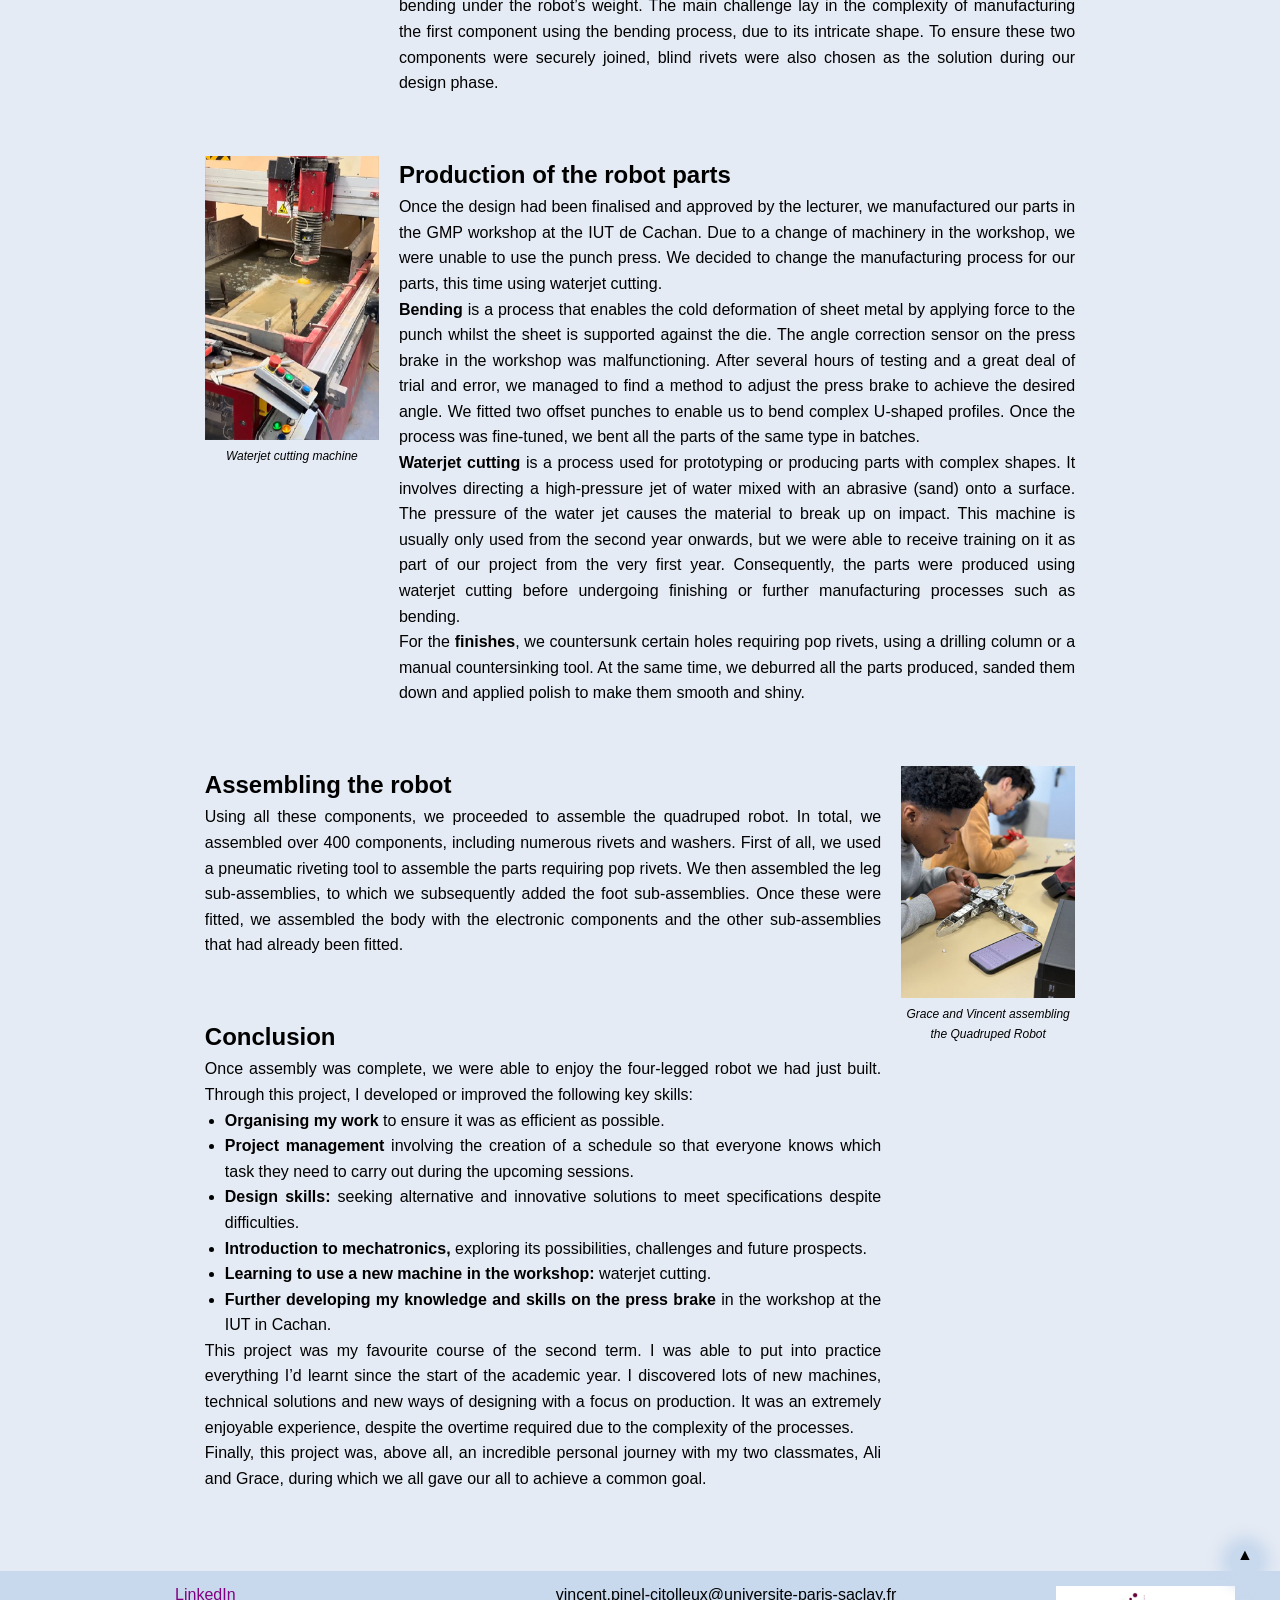
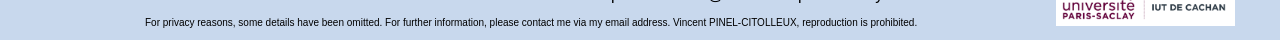
<file: pages/robot_qdp.html>
<!DOCTYPE html>
<html>
    <head>
		<meta charset="UTF-8">
    	<meta name="viewport" content="width=device-width, initial-scale=1.0">
        <title>Portfolio Vincent</title>
        <link rel="icon" type="image/x-icon" href="../images/favicone_20x20.png?">
        <link rel="stylesheet" href="../css/style.css"/>
		<link rel="stylesheet" href="../css/robot_qdp.css"/>
		<script src="../script/main.js"></script>
    </head>
    <body>
        <section>
			<div class="entete">
                <div class="texte">
                    <span class="titre" id="titre"></span><br>
                    <span class="description" id="description"></span>
                </div>
			</div>
            <article class="no tableau">
                <div class="robot_reel">
                    <img src="../images/robot_fini.jpg"/>
                    <p class="legende" id="legende1"></p>
                </div>
                <div class="cao_robot">
                    <img src="../images/robot_qdp_cao.png"/>
                    <p class="legende" id="legende2"></p>
                </div>
                <div class="jet_deau">
                    <img src="../images/jet_deau.png"/>
                    <p class="legende" id="legende3"></p>
                </div>
                <div class="image_conclusion">
                    <img src="../images/montage_robot.jpg"/>
                    <p class="legende" id="legende4"></p>
                </div>
                <div class="nodiv" id="infos"></div>
                <article class="intro no" id="intro"></article>
                <article id="cdc"></article>
                <article id="cao"></article>
                <article id="prod"></article>
                <article id="assemblage"></article>
                <article class="conclusion" id="conclusion"></article>
            </article>
        </section>
        <script src="../script/dynamique.js"></script>
		<script defer>info_article()</script>
    </body>
</html>
</file>
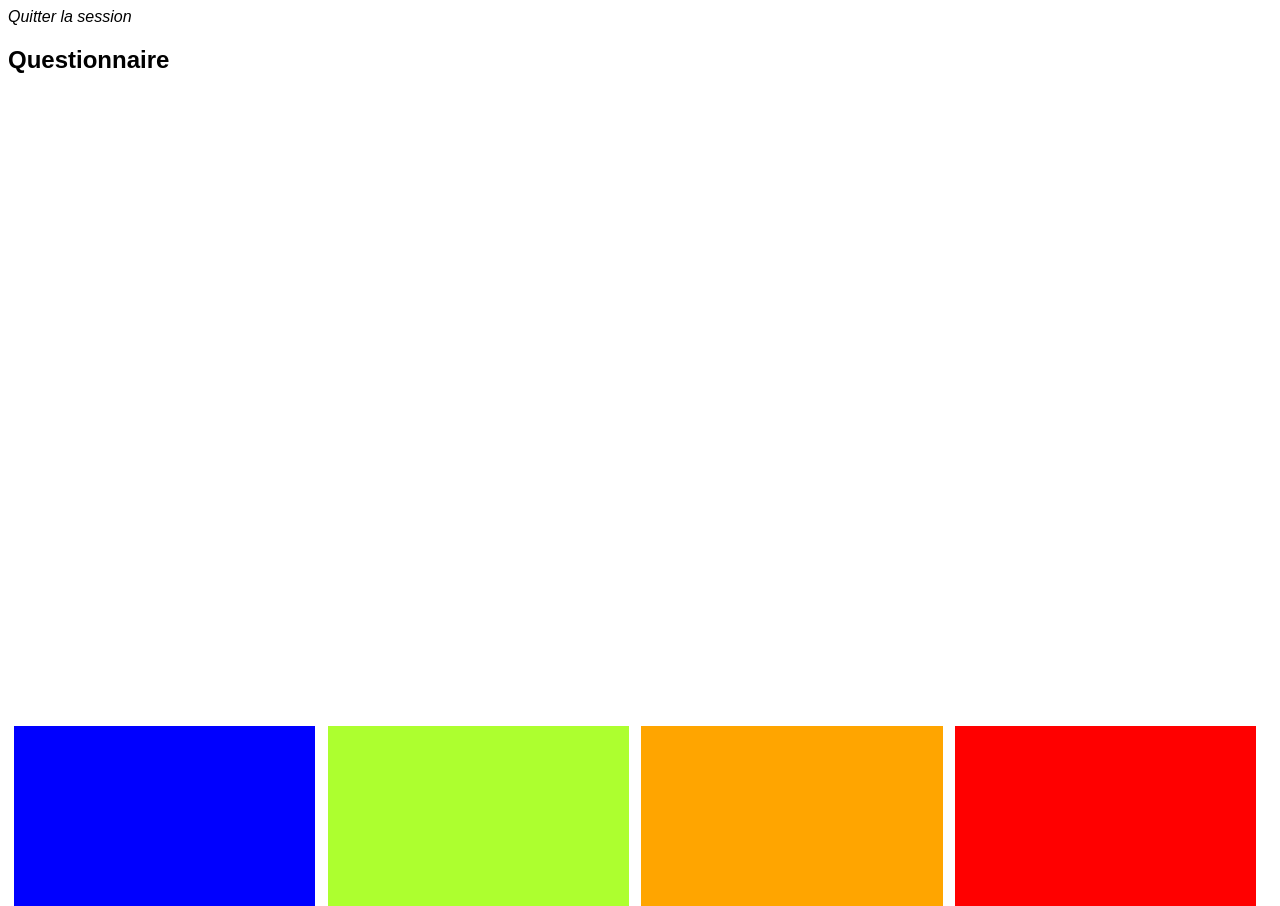
<file: qcm-revision/qcm.html>
<!DOCTYPE html>
<html lang="en">
<head>
    <meta charset="UTF-8">
    <meta name="viewport" content="width=device-width, initial-scale=1.0">
    <link rel="icon" type="image/x-icon" href="./favicone_20x20.png?">
    <link rel="manifest" href="manifest.json">
    <link rel="stylesheet" href="./qcm.css"/>
    <script src="./dexie.js"></script>
    <script src="./qcm.js" defer></script>
    <title>QCM</title>
</head>
<body>
    <div id="conteneur">
        <div id="quit"><i>Quitter la session</i></div>
        <h2>Questionnaire</h2>
        <div id="avance"></div>
        <div id="categorie"></div>
        <div class="contenu">
            <div class="texte" id="question"></div>
            <div class="img" id="image_question"></div>
            <div class="texte" id="complement_question"></div>
            <div class="texte" id="reponse"></div>
            <div class="img" id="image_reponse"></div>
            <div class="texte" id="complement_reponse"></div>
        </div>
        <div class="texte" id="choix_reponse">
            <div id="parfait"></div>
            <div id="bon"></div>
            <div id="moyen"></div>
            <div id="mauvais"></div>
        </div>
    </div>
</body>
</html>
</file>
<file: css/style.css>
*{
    margin: 0px;
    padding: 0px;
    font-family: Avenir, sans-serif;
}

/* Ancre haut de page */
#haut{
    position: absolute;
    width: auto;
    height: 0px;
    top: 0px;
}

/* Dissimule les checkbox */
nav input[type=checkbox]{
    display: none;
}

/* Elements commun au 2 menus */
nav{
    width: 100%;
    margin: 0 auto;
    background-color: rgb(75, 92, 115);
    position: fixed;
    top: 0px;
    z-index: 100;
    height: 50px;
    box-shadow: 0px 5px 10px 10px rgb(75, 92, 115);
    display: grid;
    grid-template-columns: 90% 10%;
}

nav ul{
    list-style-type: none;
    grid-column: 1;
    grid-row: 1;
}

nav ul::after{
    content: "";
    display: table;
    clear: both;
}

nav a:hover{
    color: rgb(192, 179, 184);
}

.sous a{
    padding: 10px;
    border-bottom: none;
}
.sous a:hover{
    border-bottom: none;
    background-color: RGBa(200,200,200,0.1);
    color: rgb(80, 14, 38);
}

.deroulant > label > a::after{
    content:"▼";
    font-size: 12px;
}

.changement_langue{
    grid-column: 2;
    grid-row:1;
    text-align: right;
    padding: 20px 15px 20px 0px;
    color: white;
}
.changement_langue span{
    padding: 0px 5px;
}
.changement_langue span:hover{
    color: rgb(192, 179, 184);
}

/* Element menu déroulant */
nav ul li{
    float: left;
    width: 25%;
    text-align: center;
    position: relative;
}

nav a{
    display: block;
    text-decoration: none;
    color: white;
    border-bottom: 2px solid transparent;
    padding: 20px 0px;
}

.sous{
    display: none;
    box-shadow: 0px 1px 2px #CCC;
    background-color: rgb(114, 138, 170);
    position: absolute;
    width: 100%;
    z-index: 1000;
}
/* Permet au checkbox de fonctionner sans accroc */
@media (min-width: 769px) {
    nav > ul li:hover .sous{
        display: block;
    }
}

section article:first-of-type:not(.intro){
    margin-top: 30em;
}

.sous li{
    float: none;
    width: 100%;
    text-align: left;
}

/* Flèche remontée */
a[class="remonte"]{
    width: 30px;
    height: 30px;
    box-shadow: 0px 0px 15px 10px rgb(200, 216, 237);
    border-radius: 20px;
    background-color: rgb(200, 216, 237);
    margin-right: 0px;
    margin-left:auto;
    position: absolute;
    top: -25px;
    right: 20px;
    color: black;
    text-decoration: none;
}

a[class="remonte"]:visited{
    color: black;
}

a[class="remonte"]:hover{
    color: white;
}

/*a[class="remonte"] .information{
    position: relative;
    height: 0px;
    width: 0px;
    visibility: hidden;
}

a[class="remonte"]:hover .information{
    height:30px;
    width: 500px;
    visibility: visible;
    position: absolute;
    top: 0px;
    right: 50px;
    color: black;
}*/

/* Contact */
.contact{/* effet de flou  sur le haut */
    display: grid;
    grid-template-columns: repeat(2, 2fr),1fr;
    grid-auto-rows: minmax(10px, auto);
	text-align: center;
	background-color: rgb(200, 216, 237); /* couleur sombre Koncar */
	padding-left: 15px;
    padding-right: 15px;
    padding-top: 15px;
    font-size: 16px;
    z-index: 1;
    position: relative;
}


.contact .linkedin{
    grid-column: 1;
    grid-row: 1;
}

.contact .linkedin a{
    text-decoration: none;
    color: purple;
}

.contact .linkedin a:visited{
    color: purple;
}

.contact .mail{
    grid-column: 2;
    grid-row: 1;
}

.contact .infos{
	grid-column: 1/3;
	grid-row: 2;
    font-size: 10px;
    text-align: justify;
    padding: 0px 80px 0px 130px;
}

.contact img{
	grid-column: 3;
	grid-row: 1/3;
	position: center;
    width:179px;
    height:40px;
    /**padding-top: 10px;**/
    padding-bottom: 14px;
}

/** Entete page **/
.entete{
	position: fixed;
	top: 50px;
	text-align: center;
	background-size: 100% auto;
	background-repeat: no-repeat;
	width: 100%;
	height: 70%;
	z-index: 0;
	justify-content: center;
}

.entete .texte{
    width: 60%;
    height: auto;
    margin: auto;
    margin-top: 10%;
    background: radial-gradient(rgba(218, 218, 218, 0.8), rgba(222, 219, 219, 0.8));
    box-shadow: 0px 0px 20px rgba(189, 182, 182, 0.897);
    border-radius: 20px;
    padding: 20px;
    padding-left: 4%;
    padding-right: 4%;
}

.entete .titre{
	color: rgb(97, 97, 98);
	font-size: 60px;
	font-weight: 600;
}

.entete .description{
	font-style: italic;
	font-size: 25px;
	color: black;
}

section article{
	position: relative;/* Permet le passage en avant plan */
	z-index: 1;/* Permet de passer en avant plan dans la page */
    line-height: 1.6;
    background-color: rgb(229, 235, 244);
    text-align: justify;
    padding-left: 16%;
    padding-right: 16%;
    /*margin-left: 16%;
    margin-right: 16%;
    box-shadow: -30em 0 5px 2px rgba(229, 235, 244, 0.8), 30em 0 5px 2px rgba(229, 235, 244, 0.8);*/
}

section article:last-child{
    padding-bottom: 40px;
}

section a:not(.remonte){
    text-decoration: none;
    color: purple;
}

.legende{
	text-align: center;
	font-style: italic;
	padding-bottom: 15px;
    font-size: 12px;
}

a.suivi_back::before{
    content:"◄";
    font-size: 12px;
}

a.suivi::after{
    content:"►";
    font-size: 12px;
}

.date{
    font-style: italic;
    font-size: 12px;
}

.tag{
    background-color: rgb(137, 150, 167);
    color: white;
    padding: 3px;
    border-radius: 5px;
    margin: 3px;
}
.tag:first-of-type{
    margin-left: 10px;
}

/* Cookie */
#cookie{
    background-color: rgb(137, 150, 167);
    width: 68%;
    height: auto;
    position: fixed;
    top: 50%;
    text-align: center;
    left: 16%;
    z-index: 1;
    color: white;
    box-shadow: 0px 0px 20px rgba(137, 150, 167, 0.897);
    display: grid;
    grid-template-columns: 10% 80% 10%;
}
#cookie #texte_cookie{
    grid-column: 1/4;
    grid-row: 2;
    padding: 10px;
}
#cookie #fermeture_cookie{
    grid-column: 3;
    grid-row: 1;
    margin-left: auto;
    margin-right: 10px;
    margin-top: 10px;
    background-image: url("../images/icone_fermeture_30x30_8px.png");
    background-size: 20px 20px;
    background-repeat: no-repeat;
    height: 20px;
    width: 20px;
}
#cookie #le_cookie{
    grid-column: 2;
    grid-row: 1;
    margin-right: auto;
    margin-left: auto;
    margin-top: auto;
    margin-bottom: auto;
    padding: 10px;
    width: 100%;
    height: 100px;
}


@media (max-width: 900px) {
    /* Contact */
    .contact{/* effet de flou  sur le haut */
        display: grid;
        grid-template-columns: 2fr,1fr;
        grid-auto-rows: minmax(10px, auto);
        text-align: center;
        background-color: rgb(200, 216, 237); /* couleur sombre Koncar */
        padding-left: 15px;
        padding-right: 15px;
        padding-top: 15px;
        font-size: 16px;
        z-index: 1;
        position: relative;
    }


    .contact .linkedin{
        grid-column: 1;
        grid-row: 1;
    }

    .contact .linkedin a{
        text-decoration: none;
        color: purple;
    }

    .contact .linkedin a:visited{
        color: purple;
    }

    .contact .mail{
        grid-column: 1/3;
        grid-row: 2;
        padding-bottom: 10px;
    }

    .contact .infos{
        grid-column: 1/3;
        grid-row: 3;
        font-size: 10px;
        text-align: justify;
        padding: 0px 20px 20px 20px;
    }

    .contact img{
        grid-column: 2;
        grid-row: 1;
        position: center;
        width:157px;
        height:35px;
        /**padding-top: 10px;**/
        padding-bottom: 14px;
    }
}

@media (max-width: 768px) {
    .entete{
        background-size: auto 100%;
	    background-repeat: no-repeat;
        background-position: center;
    }

    nav{
        display: grid;
        grid-template-columns: 75% 25%;
    }

    nav label{
        display: inline-block;
        width: 100%;
        padding: 0px 4%;
    }

    nav label[for=menu]{
        /*padding-top: 10px;*/
        padding-bottom: 10px;
        margin-left: 20px;
        margin-top: 20px;
        grid-column: 1;
        grid-row: 1;
        width: 90%;
        background-image: url("../images/icone_menu_30x30_8px.png");
        background-repeat: no-repeat;
        background-size: 20px 20px;
    }

    nav label[for=menu].fermeture{
        background-image: url("../images/icone_fermeture_30x30_8px.png");
        background-repeat: no-repeat;
        background-size: 20px 20px;
        margin-top: 20px;
        margin-left: 20px;
    }

    nav input#menu{
        width: 90%;
    }

    nav ul{
        display: none;
        background-color: rgb(114, 138, 170);
    }

    nav .list_menu{
        margin-top: 56px;
        grid-column: 1/3;
    }

    nav input[type=checkbox]:checked + ul{
        display: flex;
        flex-flow : column wrap;
    }

    nav ul li{
        flex: 1 1 auto;
        text-align: left;
        width: 100%;
    }

    nav a{
        padding: 10px 0px;
    }

    .sous{
        display: none;/* flex */
        flex-flow: column wrap;
        /*box-shadow: 0px 1px 2px #CCC;*/
        background-color: rgb(137, 150, 167);
        position: static;
        width: 100%;
        z-index: 1000;
        padding: 0px 4%;
        box-shadow: none;
    }

    .sous a{
        padding-left: 0px;
    }

    .sous li{
        flex: 1 1 auto;
        width: 100%;
        text-align: left;
    }

    /* Conteneur */
    .entete .texte{
        width: 92%;
    }

    .entete .titre{
        font-size: 40px;
    }

    .entete .description{
        font-size: 18px;
    }

    section article{
        padding-left: 4%;
        padding-right: 4%;
        /*margin-left: 16%;
        margin-right: 16%;
        box-shadow: -30em 0 5px 2px rgba(229, 235, 244, 0.8), 30em 0 5px 2px rgba(229, 235, 244, 0.8);*/
    }
}
</file>
<file: css/index.css>
article{
    display: grid;
    grid-template-columns: 25% 50% 25%;
}
.texte_conteneur{
    padding: 10px;
    margin-top: auto;
    margin-bottom: auto;
}
.apm{
    grid-column: 2/4;
    grid-row: 2;
}
.prj{
    grid-column: 1/3;
    grid-row: 3;
}
.exp{
    grid-column: 2/4;
    grid-row: 4;
}
img.gauche{
    grid-column: 1;
    width: 100%;
    height: auto;
}
img.droite{
    grid-column: 3;
    width: 100%;
    height: auto;
}

img{
    margin-top: 5px;
    margin-bottom: 5px;
}

.presentation{
    grid-column: 1/4;
    grid-row: 1;
    padding-top: 20px;
    padding-bottom: 20px;
    font-style: italic;
    font-size: 24px;
}

section .titre{
    width: 45%;
    height: auto;
    margin: auto;
    margin-top: 200px;
    color: rgb(97, 97, 98);
	font-size: 60px;
	font-weight: 600;
    background: radial-gradient(rgba(218, 218, 218, 0.8), rgba(222, 219, 219, 0.8));
    box-shadow: 0px 0px 20px rgba(189, 182, 182, 0.897);
    border-radius: 20px;
    padding: 20px;
    padding-left: 20px;
    padding-right: 20px;
    text-align: center;
}
body .entete{
    background-image: url("../images/fond_accueil_v3.jpg");
    background-position: top -50px left;
    background-size: 100%;
    height: 100%;
}

@media (max-width: 1200px) {
    body .entete{
        background-image: url("../images/fond_accueil_v5.jpg");
        background-position: top -50px left;
        background-size: auto;
    }
    section .titre{
        width: 70%;
        height: auto;
        margin: auto;
        margin-top: 15%;
        color: rgb(97, 97, 98);
	    font-size: 60px;
	    font-weight: 450;
        background: radial-gradient(rgba(218, 218, 218, 0.8), rgba(222, 219, 219, 0.8));
        box-shadow: 0px 0px 20px rgba(189, 182, 182, 0.897);
        border-radius: 20px;
        padding: 20px;
        padding-left: 20px;
        padding-right: 20px;
        text-align: center;
    }
}

@media screen and (max-width: 768px) {
    article{
        grid-template-columns: 100%;
    }
    .apm{
        grid-column: 1;
        grid-row: 3;
    }
    img.apm{
        grid-row: 2;
    }
    .prj{
        grid-column: 1;
        grid-row: 5;
    }
    img.prj{
        grid-row: 4;
    }
    .exp{
        grid-column: 1;
        grid-row: 7;
    }
    img.exp{
        grid-row: 6;
    }
    img.gauche{
        grid-column: 1;
        width: 60%;
        height: auto;
        margin-left: auto;
        margin-right: auto;
    }
    img.droite{
        grid-column: 1;
        width: 60%;
        height: auto;
        margin-left: auto;
        margin-right: auto;
    }
    .texte_conteneur{
        padding-bottom: 20px;
    }
}
</file>
<file: qcm-revision/style.css>
*{
    font-family: Avenir, sans-serif;
}

body{
    overflow-x: hidden;
}

ul{
    list-style: none;
    padding-left: 0px;
}

input[type="checkbox"].choix {
    appearance: none;
    -webkit-appearance: none;
    width: 20px;
    height: 20px;
    border: 2px solid rgb(200, 216, 237);
    border-radius: 50%;
    cursor: pointer;
    background-color: white;
    display: inline-block;
    vertical-align: middle;
    background-position: center;
    background-repeat: no-repeat;
    background-size: 65%;
    transition: all 0.2s ease;
}

input[type="checkbox"].choix:checked {
    background-color: rgb(200, 216, 237);
    border-color: rgb(200, 216, 237);
    background-image: url("./tick.png")
}

input[type=checkbox]:not(.choix){
    display: none;
}

input[type=checkbox]:checked + ul{
    display: flex;
    flex-flow : column wrap;
}

ul li{
    flex: 1 1 auto;
    width: 100%;
    text-align: left;
}

ul ul{
    display: none;/* flex */
    flex-flow: column wrap;
    width: 100%;
    box-shadow: none;
    padding-left: 20px;
}

label:has(+ input:checked:not(.choix))::before {
    content: "▼";
    font-size: 12px;
}

label:has(+ input:not(:checked):not(.choix))::before {
    content: "▶";
    font-size: 12px;
}


#charger_donnes{
    padding: 8px 15px;
    font-size: 0.9em;
    background-color: #333;
    color: white;
    border: none;
    border-radius: 20px;
    cursor: pointer;
    margin-left: auto;
    margin-right: auto;
    width: 112px;
    margin-top: 40px;
}
</file>
<file: css/BE.css>
.entete{
	background-image: url("../images/BE2_ecorche.png");
}

section{
	display: block;
}

article{
	display: grid;
	grid-template-columns: 100%;
}

#infos{
	padding-left: 1em;
	padding-bottom: 5px;
	grid-row: 2;
}

.texte{
	padding: 1em;
}

#texte1{
	grid-row: 3;
}

#texte2{
	grid-row: 5;
}

.illustration{
	grid-row: 4;
	width: 70%;
	height: auto;
	margin-left: auto;
	margin-right: auto;
	padding-top: 5px;
}

.illustration img{
	width: 100%;
	height: auto;
}

.texte ul{
	padding-left: 20px;
}

article h2{
	padding-top: 10px;
	padding-bottom: 5px;
	padding-left: 15px;
	grid-row: 1;
}

@media (min-width: 768px){
	.entete{
		background-image: url("../images/fond_pages_be.png");
	}
	article{
		display: grid;
		grid-template-columns: 40% 60%;
	}
	#infos{
		grid-column: 1/3;
		grid-row: 2;
	}
	.illustration{
		grid-column: 1;
		grid-row: 3;
		padding-left: 1em;
		margin-left: 0px;
		margin-right: 0px;
		margin-top: auto;
		margin-bottom: auto;
		width: 100%;
	}
	.illustration img{
		width: 95%;
		height: auto;
	}

	#texte1{
		grid-column: 2;
		grid-row: 3;
	}

	#texte2{
		grid-column: 1/3;
		grid-row: 4;
	}
	article h2{
		grid-column: 1/3;
		grid-row: 1;
	}
}
</file>
<file: css/BE3.css>
.entete{
	background-image: url("../images/BE3_ecorche.jpg");
}

section{
	display: block;
}

article{
	display: grid;
	grid-template-columns: 100%;
}

#infos{
	padding-left: 1em;
	padding-bottom: 5px;
	grid-row: 2;
}

.texte{
	padding: 1em;
}

#texte1{
	grid-row: 3;
}

#texte2{
	grid-row: 5;
}

#texte3{
	grid-row: 7;
}

.illustration{
	grid-row: 4;
	width: 70%;
	height: auto;
	padding-top: 5px;
    margin-left: auto;
    margin-right: auto;
}
.illustration img{
	width: 100%;
	height: auto;
}
.texte ul{
	padding-left: 20px;
}

article h2{
	padding-top: 10px;
	padding-bottom: 5px;
	padding-left: 15px;
	grid-row: 1;
}
.b1{
    grid-row: 4;
}
.b2{
    grid-row: 6;
}

@media (min-width: 768px){
	.entete{
		background-image: url("../images/fond_pages_be.png");
	}
    article{
	    display: grid;
	    grid-template-columns: 50% 50%;
    }
    article h2{
        grid-column: 1/3;
    }
    #infos{
        grid-column: 1/3;
    }
    #texte1{
        grid-column: 1/3;
    }
	.illustration{
		grid-row: 4;
		padding-left: 1em;
		margin-left: 0px;
		margin-right: 0px;
		margin-top: auto;
		margin-bottom: auto;
		width: 100%;
	}
	.illustration img{
		width: 95%;
		height: auto;
	}
    .b1{
        grid-column: 1;
    }
    .b2{
        grid-column: 2;
    }
    #texte1{
        grid-column: 1/3;
    }
    #texte2{
        grid-column: 1/3;
        grid-row: 5;
    }
    #texte3{
        grid-column: 1/3;
        grid-row: 6;
    }
}
</file>
<file: css/a_propos.css>
.entete{
    background-image: url("../images/fond_a_propos2.jpg");
    background-position: top -50px left;
}
#presentation{
    text-align: justify;
    padding-top: 20px;
}
#presentation>div{
    display: grid;
    grid-template-columns: 25% 50% 25%;
    grid-auto-rows: auto;
}
#presentation #moi{
    grid-column: 1;
    grid-row: 1/4;
    padding-right: 20px;
}
#moi img{
    width: 100%;
    height: auto;
}
#presentation #ukulele{
    padding-left: 20px;
    grid-column: 3;
    grid-row: 3/6;
    padding-left: 20px;
    padding-bottom: 5px;
}
#ukulele img{
    width: 100%;
    height: auto;
}
#presentation p:first-of-type{
    grid-column: 2/4;
    grid-row: 1/3;
}
#presentation .milieu{
    padding-top: 10px;
    grid-column: 1/3;
    grid-row: 3;
}
#presentation p:last-child{
    grid-column: 1/3;
    grid-row: 4/6;
}

#presentation h2{
    padding-bottom: 20px;
}

@media screen and (min-width: 769px){
    #parcours{
        height: auto;
        padding-top: 60px;
    }
    .frise{
        height: auto;
        width: auto;
        margin-left: auto;
        margin-right: auto;
    }
    #parcours h2{
        padding-bottom: 20px;
    }
    .evenement{
        display: grid;
        grid-template-columns: 5% 10% 85%;
        grid-auto-rows: minmax(100px, auto);
        padding-top: 5px;
        padding-bottom: 20px;
    }
    .evenement .date{
        display: flex;
        align-items: center;
        justify-content: center;
        grid-column: 1;
        font-size: 24px;
        color: white;
        border-radius: 50%;
        width: 100px;
        height: 100px;
        background-color: rgb(122, 35, 67);
        z-index: 2;
        font-weight: bold;
    }
    .evenement .date>p{
        position: relative;
        z-index: 3;
    }
    .evenement .contenu{
        grid-column: 3;
        text-align: justify;
        padding-left: 30px;
        margin-right: 50px;
        border-radius: 15px;
        border-left: 3px solid rgb(122, 35, 67);
        border-right: 3px solid rgb(122, 35, 67);
        padding-top: 10px;
        padding-bottom: 10px;
        align-items: center;
        margin-right: 20px;
        font-size: 18px;
        position: relative;
        width: 91%;
        padding-right: 30px;
    }
    .evenement .contenu>p{
        position: absolute;
        top: 50%;
        transform: translate(0px, -50%);
    }
    .evenement .contenu span{
        padding-left: 20px;
        font-style: italic;
    }
}

@media (max-width: 768px) {
    article{
        padding-left: 1em;
        padding-right: 1em;
    }
    .entete{
        background-image: url("../images/fond_a_propos2_telephone.jpg");
        background-position: top -50px left;
    }
    #presentation>div{
        display: grid;
        grid-template-columns: 100%;
        grid-auto-rows: auto;
    }
    #presentation #moi{
        grid-column: 1;
        grid-row: 1;
        padding-right: 0px;
        margin-left: auto;
        margin-right: auto;
    }
    #presentation #ukulele{
        grid-column: 1;
        grid-row: 3;
        padding-left: 0px;
        padding-top: 10px;
        margin-left: auto;
        margin-right: auto;
    }
    #presentation p:first-of-type{
        grid-column: 1;
        grid-row: 2;
    }
    #presentation .milieu{
        grid-column: 1;
        grid-row: 4;
    }
    #presentation p:last-child{
        grid-column: 1;
        grid-row: 5;
    }

    #parcours{
        padding-top: 40px;
    }
    .frise{
        margin-top: 20px;
    }
    .evenement{
        display: grid;
        grid-template-columns: 10% 90%;
    }
    .evenement .date{
        grid-column: 1;
        font-size: 16px;
    }
    .evenement .contenu{
        padding-left: 1em;
        grid-column: 2;
        list-style: none;
    }
}
</file>
<file: css/experiences.css>
h1{
  margin-top : 200px;
  margin-bottom: 200px;
  text-align: center;
}


article{
    padding-top: 20px;
}

article h2{
    padding-bottom: 15px;
}

.entete{
    background-image: url(../images/fond_ephad.jpg);
    background-size: 100%;
    background-position: top -250px left;
}

#associatives{
    display: grid;
    grid-template-columns: 80% 20%;
    grid-auto-rows: auto;
}

#associatives h2{
    grid-column: 1;
    grid-row: 1;
}

#associatives #texte1{
    grid-column: 1;
    grid-row: 2/4;
    padding-right: 20px;
}
#associatives #texte2{
    grid-column: 1;
    grid-row: 4/6;
    padding-right: 20px;
}

#associatives img{
    grid-column: 2;
    grid-row: 1/5;
    width: 100%;
    height: auto;
    margin-top: auto;
    margin-bottom: auto;
}

#associatives .legende{
    grid-column: 2;
    grid-row: 5;
}

@media screen and (max-width: 768px){
    .entete{
        background-image: url(../images/fond_ephad_telephone.jpg);
        background-position: center;
    }

    #professionnelles{
        padding-left: 1em;
        padding-right: 1em;
    }

    #associatives{
        display: grid;
        grid-template-columns: 100%;
        grid-auto-rows: auto;
    }

    #associatives h2{
        grid-column: 1;
        grid-row: 1;
        padding-left: 1em;
        padding-right: 1em;
    }
    #associatives #texte1{
        grid-column: 1;
        grid-row: 2;
        padding-right: 1em;
        padding-left: 1em;
    }
    #associatives #texte2{
        grid-column: 1;
        grid-row: 5;
        padding-right: 1em;
        padding-left: 1em;
    }

    #associatives img{
        grid-column: 1;
        grid-row: 3;
        width: 50%;
        height: auto;
        margin-left: auto;
        margin-right: auto;
        padding-top: 20px;
        padding-bottom: 5px;
    }

    #associatives .legende{
        grid-column: 1;
        grid-row: 4;
    }
}
</file>
<file: css/projets.css>
.entete{
    background-image: url(../images/fond_projets.jpg);
    background-size: 100%;
    background-position: top 50% left;
}

section>article{
    margin-top: 600px;
    padding-top: 20px;
    margin-top: 60px;
}

article .suivi::after{
    content:"►";
    font-size: 12px;
}

article>table{
    width: 100%;
    max-width: 100%;
    table-layout: fixed;
}

.article{
    width: 33%;
    height: 33%;
    border-color: rgb(214, 219, 225);
    border-style: solid;
    margin-bottom: 20px;
    padding: 10px;
    border-radius: 10px;
}
.article:hover{
    background-color: rgb(214, 219, 225);
}
.article img{
    width: 80%;
    height: auto;
}

.article div:not(.texte_article){
    width: 100%;
    display: flex;
    justify-content: center;
    align-items: center;
}

.texte_article{
    height: 165px;
}

@media screen and (max-width: 768px) {
  
    .article{
        display: block;
        width: 100%;
        height: 70%;
        margin-right: 20px;
    }
    /*.article>div{
        width: 60%;
    }*/
    .entete{
        background-size: 180%;
        background-position: center;
    }
}
</file>
<file: css/robot_qdp.css>
/*section article:first-of-type:not(.intro){
    margin-top: 34%;
}*/

article:not(.no){
    padding-top: 60px;
}

article ul{
    padding-left: 20px;
}

.entete{
    background-image: url("../images/generique_opaque_ok3.jpg");
    background-position: top -50px left;
}

.tableau{
    display: grid;
    grid-template-columns: 20% 60% 20%;
    grid-auto-rows: auto;
}

#infos{
    padding-top: 20px;
    grid-column: 1/3;
    grid-row: 1;
    padding-left: 0px;
    padding-right: 20px;
}

.intro{
    padding-top: 20px;
    grid-column: 1/3;
    grid-row: 2;
    padding-left: 0px;
    padding-right: 20px;
}

.robot_reel{
    grid-column: 3; 
    grid-row: 1/4;
}



.cao_robot{
    grid-column: 1;
    grid-row: 4;
}

#cao{
    grid-column: 2/4;
    grid-row: 4;
    padding-left: 20px;
    padding-right: 0px;
}

.jet_deau{
    grid-column: 1;
    grid-row: 5;
}

#prod{
    grid-column: 2/4;
    grid-row: 5;
    padding-left: 20px;
    padding-right: 0px;
}

.image_conclusion{
    grid-column: 3;
    grid-row: 7/9;
}



.conclusion{
    grid-column: 1/3;
    grid-row: 8;
    padding-left: 0px;
    padding-right: 20px;
}

.tableau img{
    width: 100%;
    height: auto;
    padding-top: 60px;
}

@media (min-width: 769px){
    #assemblage{
    grid-column: 1/3;
    grid-row: 7;
    padding-left: 0px;
    padding-right: 20px;
}
#cdc{
    grid-column: 1/3;
    grid-row: 3;
    padding-left: 0px;
    padding-right: 20px;
}
}

@media (max-width: 768px){
    .entete{
        background-image: url("../images/generique_opaque_ok3_tel.jpg");
        background-position: top 0px left;
    }
    .tableau{
        display: grid;
        grid-template-columns: 100%;
        grid-auto-rows: auto;
    }
    .tableau article{
        padding: 1em;
    }
    .tableau div:not(.nodiv){
        margin-left: auto;
        margin-right: auto;
        width: 60%;
        height: auto;
    }
    .tableau img{
        width: 100%;
        height: auto;
        padding-top: 20px;
    }
    #infos{
        grid-column: 1;
        grid-row: 1;
    }
    .intro{
        grid-column: 1;
        grid-row: 2;
    }
    .robot_reel{
        grid-column: 1;
        grid-row: 3;
    }
    #cdc{
        grid-column: 1;
        grid-row: 4;
    }
    .cao_robot{
        grid-column: 1;
        grid-row: 5;
    }
    #cao{
        grid-column: 1;
        grid-row: 6;
        padding-right: 1em;
    }
    .jet_deau{
        grid-column: 1;
        grid-row: 7;
    }
    #prod{
        grid-column: 1;
        grid-row: 8;
        padding-right: 1em;
    }
    #assemblage{
        grid-column: 1;
        grid-row: 9;
    }
    .image_conclusion{
        grid-column: 1;
        grid-row: 10;
    }
    .conclusion{
        grid-column: 1;
        grid-row: 11;
    }
}
</file>
<file: qcm-revision/qcm.css>
*{
    font-family: Avenir, sans-serif;
}

body{
    width: 100%;
    height: 80%;
}
#conteneur{
    height: 32em;
}
#quit{
    width: 100%;
    height: auto;
}
#choix_reponse{
    display: grid;
    grid-template-columns: repeat(4, 1fr);
    height: 20%;
    width: 98%;
    position: absolute;
    bottom: 0%;
    margin-right: 1%;
    color: white;
    font-size: 2em;
    font-weight: bold;
}
#choix_reponse>div{
    margin: 2%;
    width: 96%;
    height: 100%;
}
#parfait{
    grid-column: 1;
    grid-row: 1;
    background-color: blue;
}
#bon{
    grid-column: 2;
    grid-row: 1;
    background-color: greenyellow;
}
#moyen{
    grid-column: 3;
    grid-row: 1;
    background-color: orange;
}
#mauvais{
    grid-column: 4;
    grid-row: 1;
    background-color: red;
}

.contenu{
    display: flex;
    flex-direction: column;
    width: 100%;
    height: 60%;
}
.contenu>div{
    display: flex;
    justify-content: center;
    align-items: center;
    padding: 10px;
}
#categorie{
    font-style: italic;
    padding: 3%;
}
@media (max-width: 768px) {
    img{
        width: 75%;
    }
}
</file>
